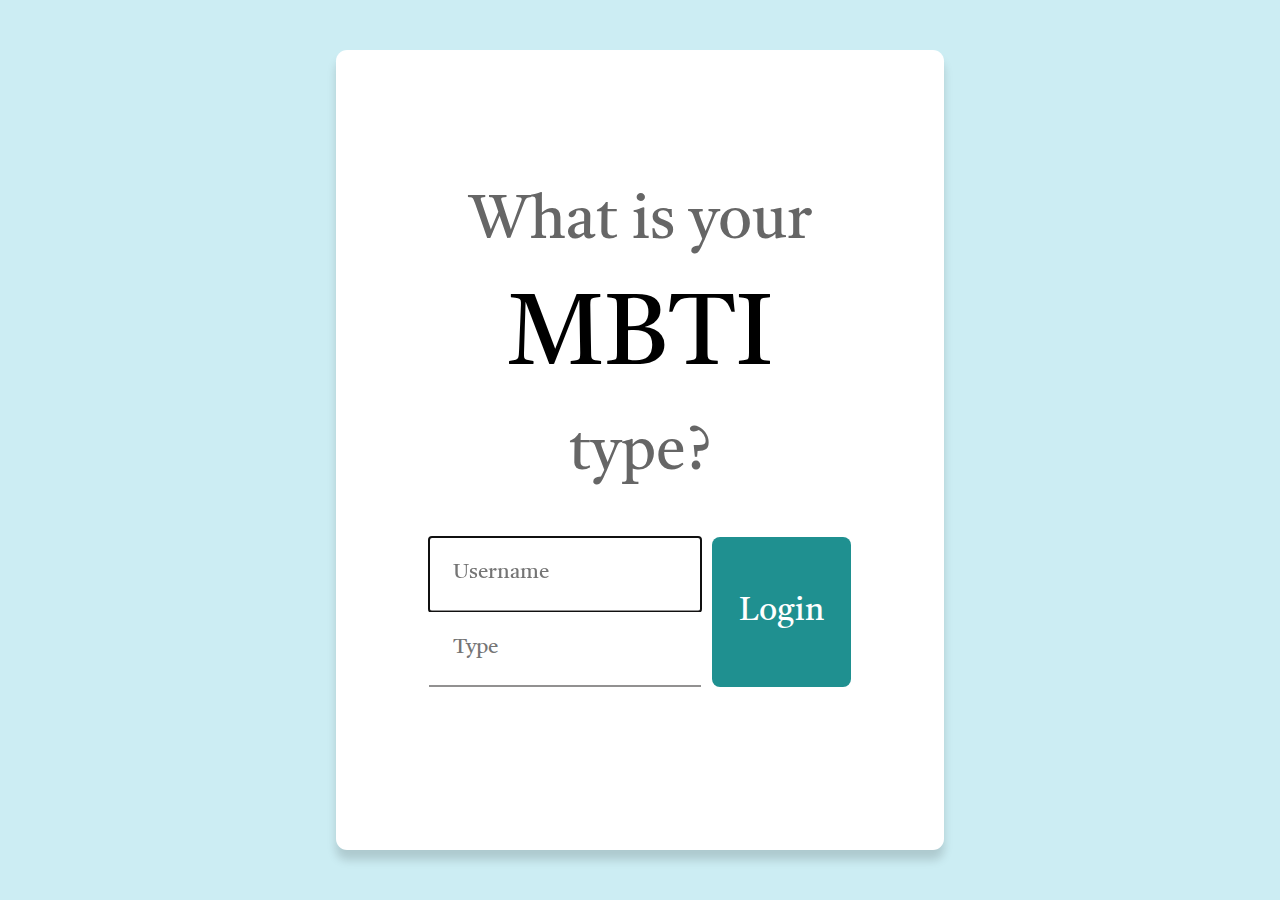
<file: index.html>
<!DOCTYPE html>
<html>
<head>
    <meta charset="UTF-8">
    <title>Login</title>
    <link rel = "stylesheet" href="login.css" type="text/css">
    <link rel="preconnect" href="https://fonts.googleapis.com">
    <link rel="preconnect" href="https://fonts.gstatic.com" crossorigin>
    <link href="https://fonts.googleapis.com/css2?family=Tiro+Tamil&display=swap" rel="stylesheet">
</head>
<body>
    <div class="center">
        <div class="logo"><div class="title">What is your<div class="mbti">MBTI</div>type?</div></div>
        <form method="get" action="type.html">
            <div class="allbutt">
                <div class = "idpwd">
                    <input type="text" name="id" placeholder="Username" maxlength="15" required autofocus="">
                    <input type="text" size="4" list="mbtitype" placeholder="Type">
                    <datalist id="mbtitype">
                        <option value = "ENFJ">
                        <option value = "ENFP">
                        <option value = "ENTJ">
                        <option value = "ENTP">
                        <option value = "ESFJ">
                        <option value = "ESFP">
                        <option value = "ESTJ">
                        <option value = "ESTP">
                        <option value = "INFJ">
                        <option value = "INFP">
                        <option value = "INTJ">
                        <option value = "INTP">
                        <option value = "ISFJ">
                        <option value = "ISFP">
                        <option value = "ISTJ">
                        <option value = "ISTP">
                    </datalist>
                </div>
                    <button class ="submitB"type="submit">Login</button>
            </div>
        </form>
    </div>
</body>
</html>
</file>
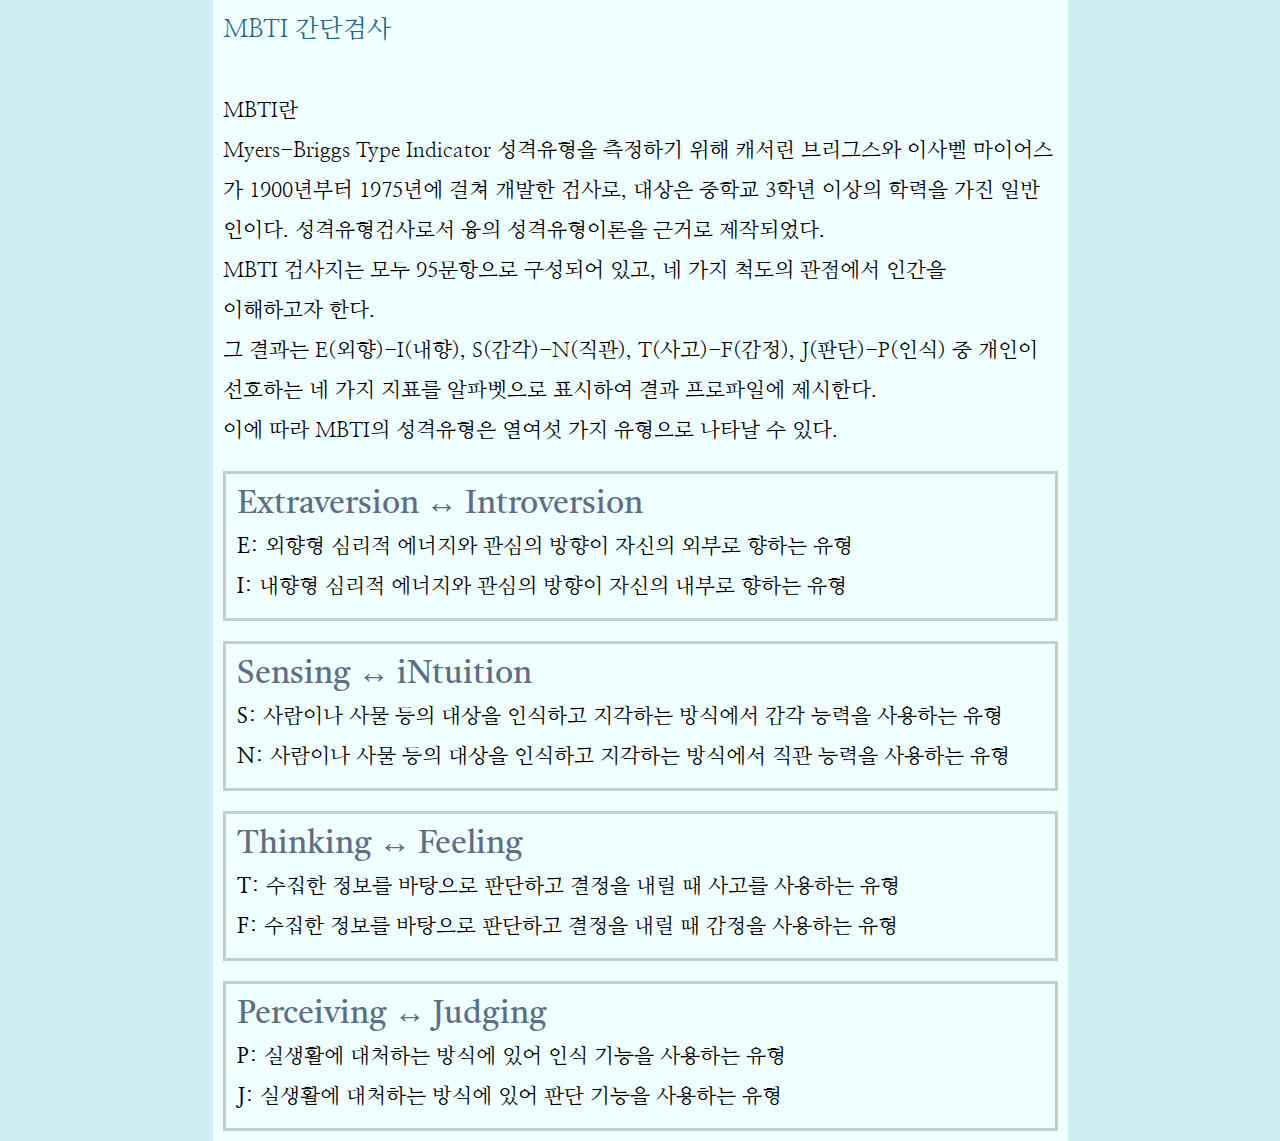
<file: category1.html>
<!DOCTYPE html>
<html>
<head>
    <meta charset="UTF-8">
    <title>mbti란?</title>
    <link rel = "stylesheet" href="typestyle.css" type="text/css">
    <link rel="preconnect" href="https://fonts.googleapis.com">
    <link rel="preconnect" href="https://fonts.gstatic.com" crossorigin>
    <link href="https://fonts.googleapis.com/css2?family=Tiro+Tamil&display=swap" rel="stylesheet">
    <link href="https://fonts.googleapis.com/css2?family=Nanum+Myeongjo:wght@800&display=swap" rel="stylesheet">
</head>
<body>
    <div class="big_box">
        <a  class = "test" href="https://www.16personalities.com/ko/" target="_blank">MBTI 간단검사</a><br><br>
        <p class = "t">MBTI란</p>
        <p>Myers-Briggs Type Indicator
            성격유형을 측정하기 위해 캐서린 브리그스와 이사벨 마이어스가 1900년부터 1975년에 걸쳐 개발한 검사로, 대상은 중학교 3학년 이상의 학력을 가진 일반인이다.
            성격유형검사로서 융의 성격유형이론을 근거로 제작되었다.
            <br>MBTI 검사지는 모두 95문항으로 구성되어 있고, 네 가지 척도의 관점에서 인간을<br>이해하고자 한다.<br> 그 결과는 E(외향)-I(내향), S(감각)-N(직관), T(사고)-F(감정), J(판단)-P(인식) 중 개인이 선호하는 네 가지 지표를 알파벳으로 표시하여 결과 프로파일에 제시한다.
            <br>이에 따라 MBTI의 성격유형은 열여섯 가지 유형으로 나타날 수 있다.
        </p>
        <p class = "small_box"><span class = "typename">Extraversion ↔ Introversion</span><br>
            <strong>E</strong>: 외향형 심리적 에너지와 관심의 방향이 자신의 외부로 향하는 유형<br>
            <strong>I</strong>: 내향형 심리적 에너지와 관심의 방향이 자신의 내부로 향하는 유형
        </p>
        <p class = "small_box"><span class = "typename">Sensing ↔ iNtuition</span><br>
            <strong>S</strong>: 사람이나 사물 등의 대상을 인식하고 지각하는 방식에서 감각 능력을 사용하는 유형<br>
            <strong>N</strong>: 사람이나 사물 등의 대상을 인식하고 지각하는 방식에서 직관 능력을 사용하는 유형
        </p>
        <p class = "small_box"><span class = "typename">Thinking ↔ Feeling</span><br>
            <strong>T</strong>: 수집한 정보를 바탕으로 판단하고 결정을 내릴 때 사고를 사용하는 유형<br>
            <strong>F</strong>: 수집한 정보를 바탕으로 판단하고 결정을 내릴 때 감정을 사용하는 유형
        </p>
        <p class = "small_box"><span class = "typename">Perceiving ↔ Judging</span><br>
            <strong>P</strong>: 실생활에 대처하는 방식에 있어 인식 기능을 사용하는 유형<br>
            <strong>J</strong>: 실생활에 대처하는 방식에 있어 판단 기능을 사용하는 유형
        </p>
    </div>
</body>
</html>
</file>
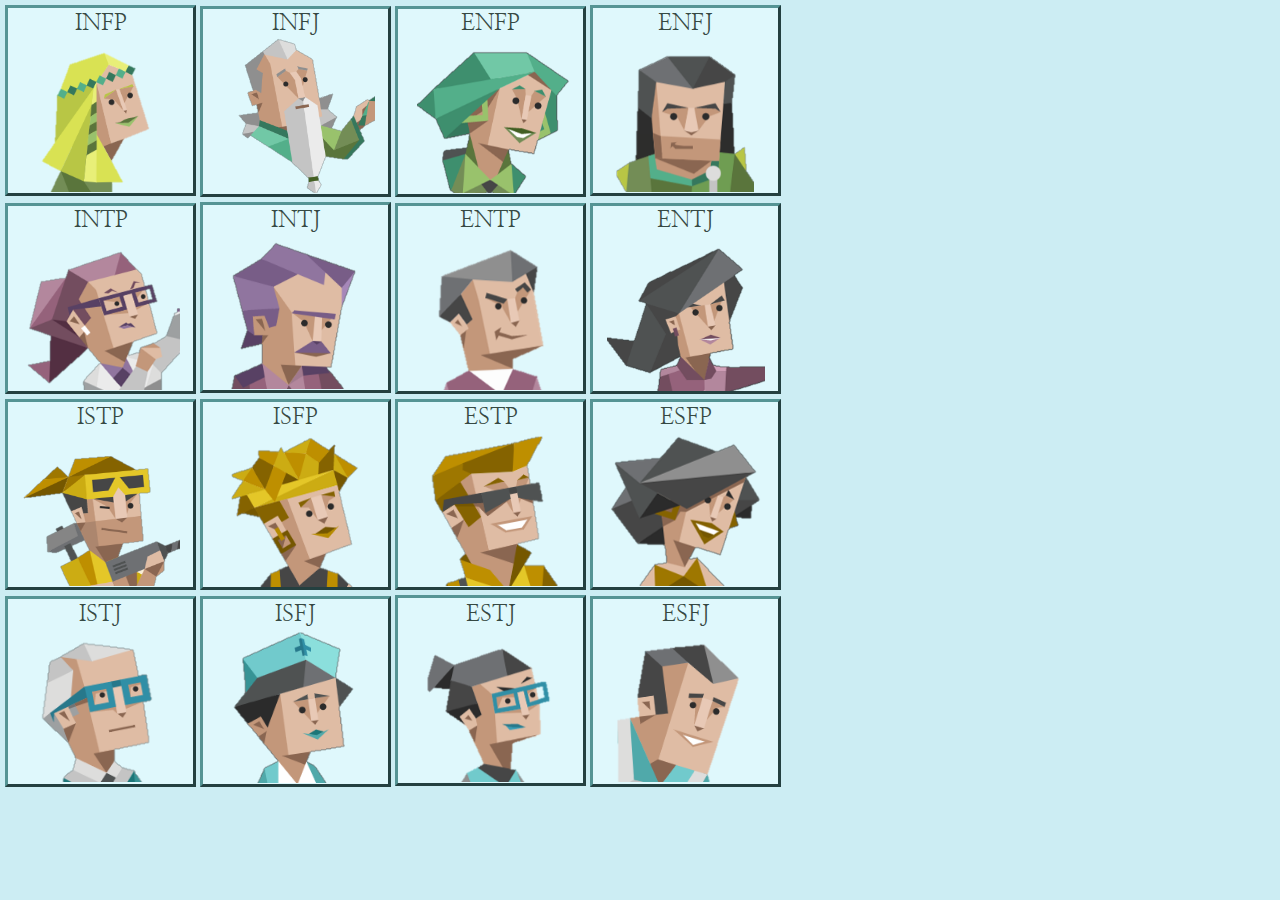
<file: main.html>
<!DOCTYPE html>
<html>
<head>
    <meta charset="UTF-8">
    <title>type</title>
    <link rel = "stylesheet" href="typestyle.css" type="text/css">
    <link rel="preconnect" href="https://fonts.googleapis.com">
    <link rel="preconnect" href="https://fonts.gstatic.com" crossorigin>
    <link href="https://fonts.googleapis.com/css2?family=Nanum+Myeongjo:wght@800&display=swap" rel="stylesheet">    
</head>
<body>
    <div class = "line">
        <div class="box2"><a href = "type/infp.html" ><div class="box">INFP<img src="image/infp3.png" width = "158px"></div></a></div>
        <div class="box2"><a href = "type/infj.html"><div class="box">INFJ<img src="image/infj3.png" width = "158px"></div></a></div>
        <div class="box2"><a href = "type/enfp.html"><div class="box">ENFP<img src="image/enfp3.png" width = "158px"></div></a></div>
        <div class="box2"><a href = "type/enfj.html"><div class="box">ENFJ<img src="image/enfj3.png" width = "158px"></div></a></div>
    </div>
    <div class = "line">
        <div class="box2"><a href = "type/intp.html"><div class="box">INTP<img src="image/intp3.png" width = "158px"></div></a></div>
        <div class="box2"><a href = "type/intj.html"><div class="box">INTJ<img src="image/intj3.png" width = "158px"></div></a></div>
        <div class="box2"><a href = "type/entp.html"><div class="box">ENTP<img src="image/entp3.png" width = "158px"></div></a></div>
        <div class="box2"><a href = "type/entj.html"><div class="box">ENTJ<img src="image/entj3.png" width = "158px"></div></a></div>
    </div>
    <div class = "line">
        <div class="box2"><a href = "type/istp.html"><div class="box">ISTP<img src="image/istp3.png" width = "158px"></div></a></div>
        <div class="box2"><a href = "type/isfp.html"><div class="box">ISFP<img src="image/isfp3.png" width = "158px"></div></a></div>
        <div class="box2"><a href = "type/estp.html"><div class="box">ESTP<img src="image/estp3.png" width = "158px"></div></a></div>
        <div class="box2"><a href = "type/esfp.html"><div class="box">ESFP<img src="image/esfp3.png" width = "158px"></div></a></div>
    </div>
    <div class = "line">
        <div class="box2"><a href = "type/istj.html"><div class="box">ISTJ<img src="image/istj3.png" width = "158px"></div></a></div>
        <div class="box2"><a href = "type/isfj.html"><div class="box">ISFJ<img src="image/isfj3.png" width = "158px"></div></a></div>
        <div class="box2"><a href = "type/estj.html"><div class="box">ESTJ<img src="image/estj3.png" width = "158px"></div></a></div>
        <div class="box2"><a href = "type/esfj.html"><div class="box">ESFJ<img src="image/esfj3.png" width = "158px"></div></a></div>
    </div>
    
</body>
</html>
</file>
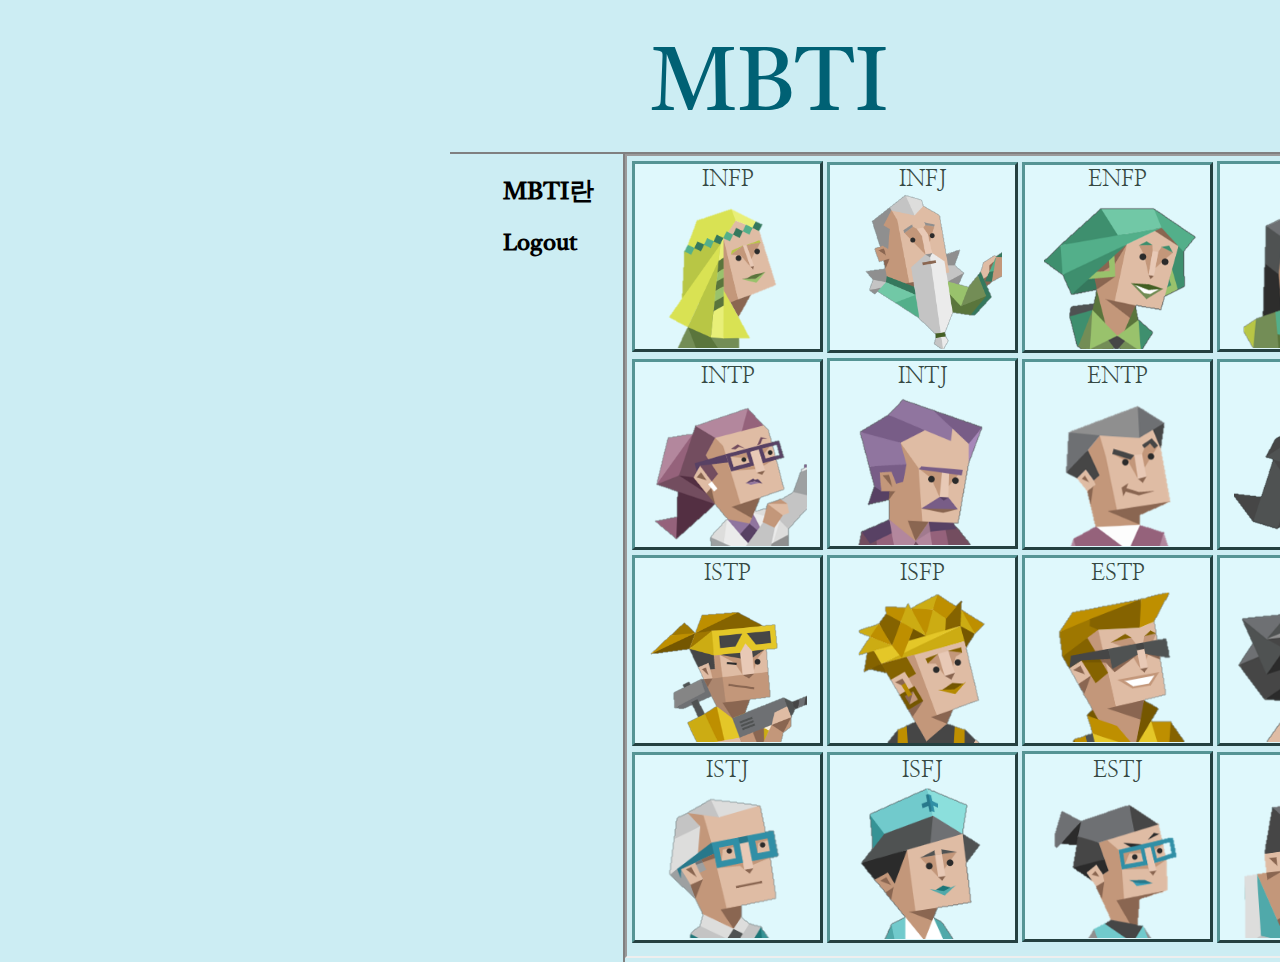
<file: type.html>
<!DOCTYPE html>
<html>
<head>
    <title>main</title>
    <link rel = "stylesheet" href="typestyle0.css" type="text/css">
    <link rel="preconnect" href="https://fonts.googleapis.com">
    <link rel="preconnect" href="https://fonts.gstatic.com" crossorigin>
    <link href="https://fonts.googleapis.com/css2?family=Tiro+Tamil&display=swap" rel="stylesheet">   
</head>
<body>
    <p class = "head"><a class = "header" href = "main.html" target="display_area">MBTI</a></p>
    <div id="grid">
        <ul>
            <li><a href="category1.html" target="display_area">MBTI란</a></li>
            <li><a href="index.html" style="font-size: 23px;">Logout</a></li>
        </ul>
        <article id="center">
            <iframe src = "main.html" name="display_area" width="880px" height="800px"></iframe>
        </article>
    </div>
</body>
</html>
</file>
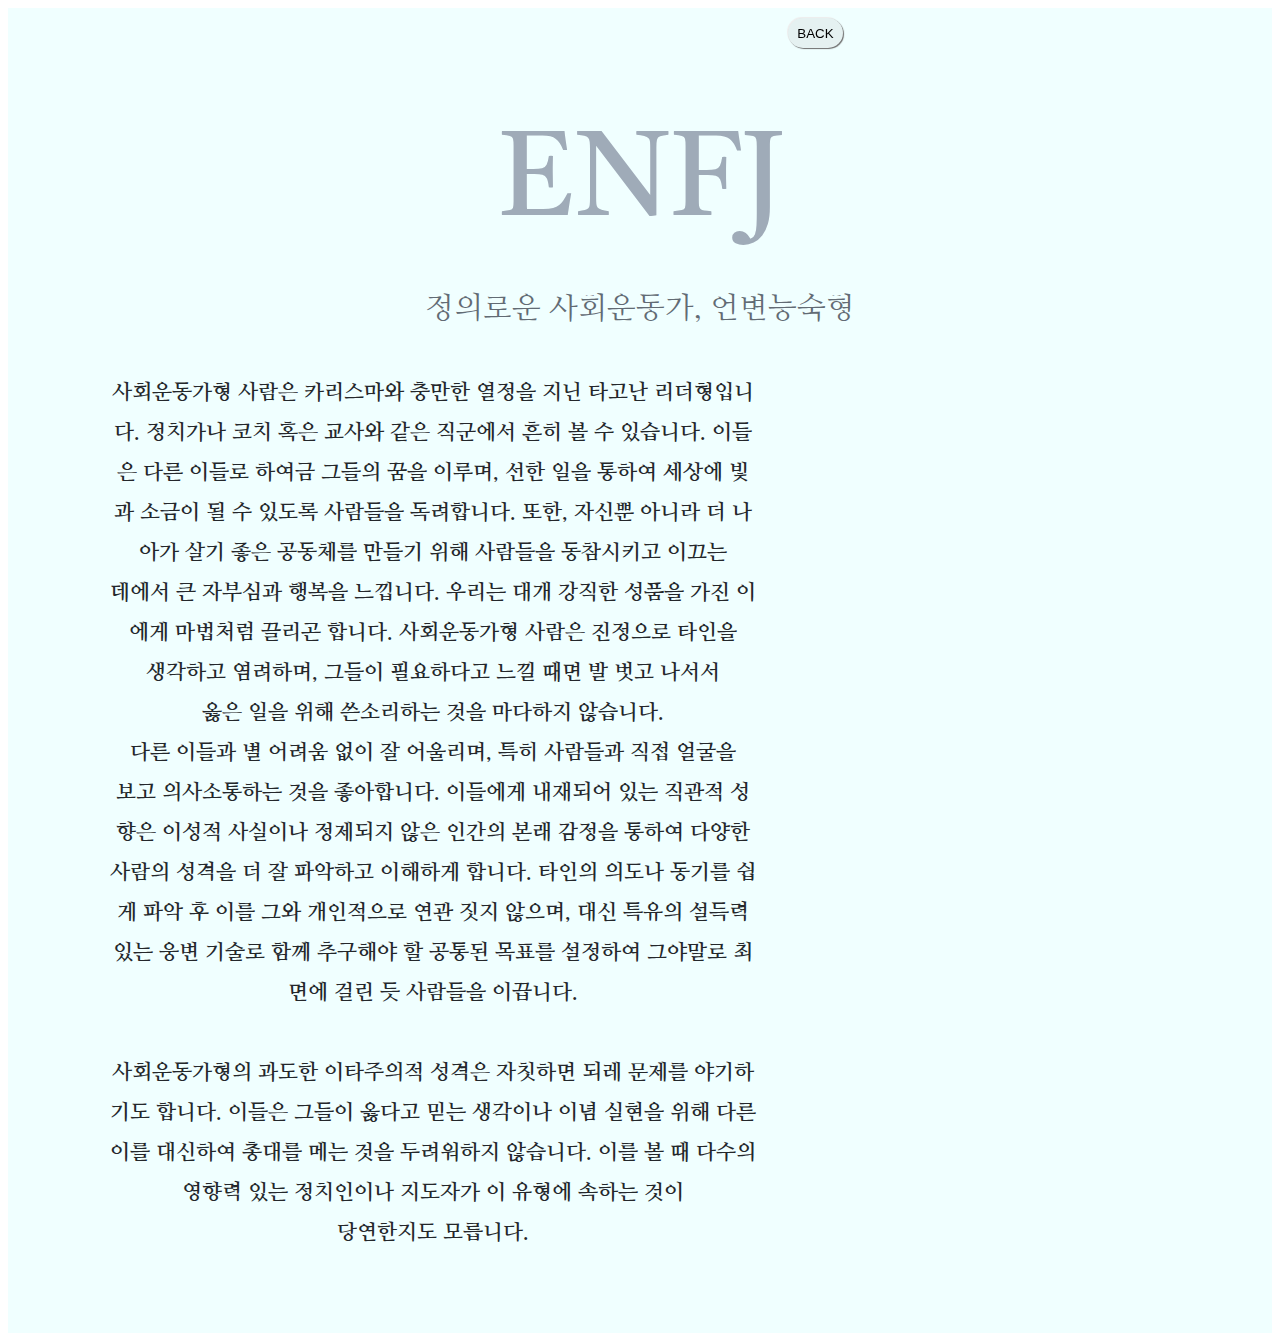
<file: type/enfj.html>
<!DOCTYPE html>
<html>
<head>
    <meta charset="UTF-8">
    <title>infp</title>
    <link rel = "stylesheet" href="type.css" type="text/css">
    <link rel="preconnect" href="https://fonts.googleapis.com">
    <link rel="preconnect" href="https://fonts.gstatic.com" crossorigin>
    <link href="https://fonts.googleapis.com/css2?family=Tiro+Tamil&display=swap" rel="stylesheet">
    <link href="https://fonts.googleapis.com/css2?family=Nanum+Myeongjo:wght@800&display=swap" rel="stylesheet">
</head>
<body>
    <div class="big_box">
        <input class = "back" type="button" value="BACK" onClick="history.go(-1)">
        <div class="type">ENFJ</div>
        <div class = "ko_type">정의로운 사회운동가, 언변능숙형</div>
        <div class = "ko_type2">
            사회운동가형 사람은 카리스마와 충만한 열정을 지닌 타고난 리더형입니다. 정치가나 코치 혹은 교사와 같은 직군에서 흔히 볼 수 있습니다. 이들은 다른 이들로 하여금 그들의 꿈을 이루며, 선한 일을 통하여 세상에 빛과 소금이 될 수 있도록 사람들을 독려합니다. 또한, 자신뿐 아니라 더 나아가 살기 좋은 공동체를 만들기 위해 사람들을 동참시키고 이끄는<br> 데에서 큰 자부심과 행복을 느낍니다.
            우리는 대개 강직한 성품을 가진 이에게 마법처럼 끌리곤 합니다. 사회운동가형 사람은 진정으로 타인을<br>생각하고 염려하며, 그들이 필요하다고 느낄 때면
            발 벗고 나서서<br>옳은 일을 위해 쓴소리하는 것을 마다하지 않습니다.<br>다른 이들과 별 어려움 없이 잘 어울리며, 특히 사람들과 직접 얼굴을<br>보고 의사소통하는 것을 좋아합니다.
            이들에게 내재되어 있는 직관적 성향은 이성적 사실이나 정제되지 않은 인간의 본래 감정을 통하여 다양한 사람의 성격을 더 잘 파악하고 이해하게 합니다. 타인의 의도나 동기를 쉽게 파악 후 이를 그와 개인적으로 연관 짓지 않으며, 대신 특유의 설득력
            있는 웅변 기술로 함께 추구해야 할 공통된 목표를 설정하여 그야말로 최면에 걸린 듯 사람들을 이끕니다.<br><br>
            사회운동가형의 과도한 이타주의적 성격은 자칫하면 되레 문제를 야기하기도 합니다. 이들은 그들이 옳다고 믿는 생각이나 이념 실현을 위해 다른 이를 대신하여 총대를 메는 것을 두려워하지 않습니다. 이를 볼 때 다수의 영향력 있는 정치인이나 
            지도자가 이 유형에 속하는 것이<br>당연한지도 모릅니다.<br><br><br>
        </div>
    </div> 
</body>
</html>
</file>
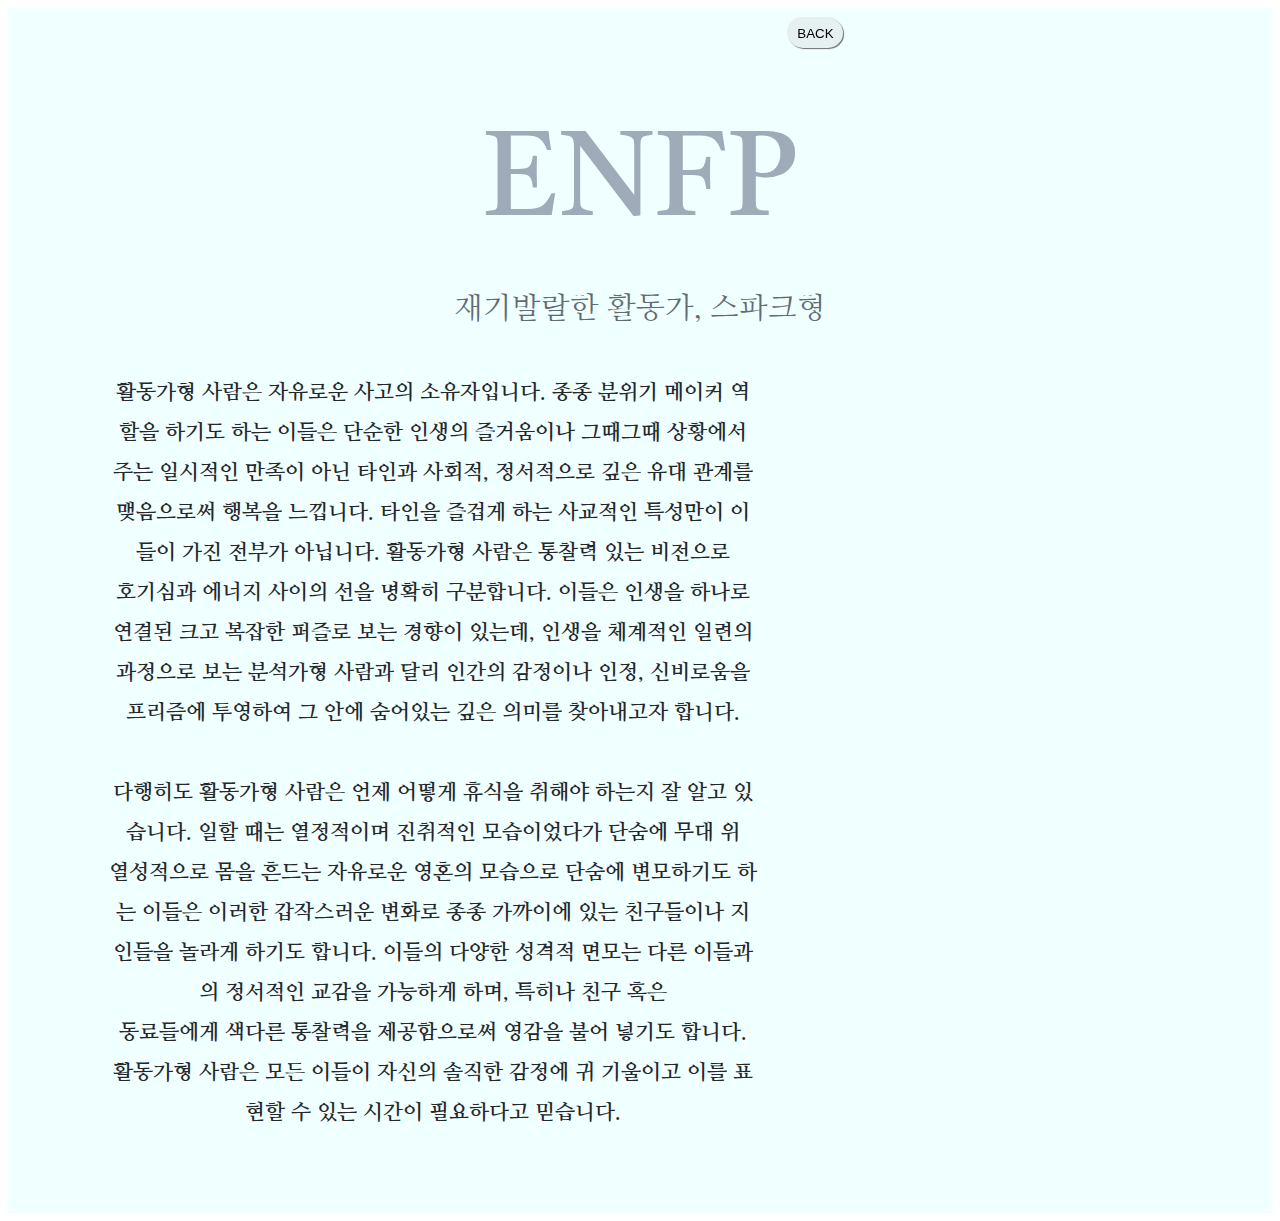
<file: type/enfp.html>
<!DOCTYPE html>
<html>
<head>
    <meta charset="UTF-8">
    <title>infp</title>
    <link rel = "stylesheet" href="type.css" type="text/css">
    <link rel="preconnect" href="https://fonts.googleapis.com">
    <link rel="preconnect" href="https://fonts.gstatic.com" crossorigin>
    <link href="https://fonts.googleapis.com/css2?family=Nanum+Myeongjo:wght@800&display=swap" rel="stylesheet">
    <link href="https://fonts.googleapis.com/css2?family=Tiro+Tamil&display=swap" rel="stylesheet">
</head>
<body>
    <div class="big_box">
        <input class = "back" type="button" value="BACK" onClick="history.go(-1)">
        <div class="type">ENFP</div>
        <div class = "ko_type">재기발랄한 활동가, 스파크형</div>
        <div class = "ko_type2">
            활동가형 사람은 자유로운 사고의 소유자입니다. 종종 분위기 메이커 역할을 하기도 하는 이들은 단순한 인생의 즐거움이나 그때그때 상황에서 주는 일시적인 만족이 아닌 타인과 사회적, 정서적으로 깊은 유대 관계를 맺음으로써 행복을 느낍니다.
            타인을 즐겁게 하는 사교적인 특성만이 이들이 가진 전부가 아닙니다. 활동가형 사람은 통찰력 있는 비전으로<br>호기심과 
            에너지 사이의 선을 명확히 구분합니다. 이들은 인생을 하나로 연결된 크고 복잡한 퍼즐로 보는 경향이 있는데, 인생을 체계적인 일련의 과정으로 보는 분석가형 사람과 달리 
            인간의 감정이나 인정, 신비로움을 프리즘에 투영하여 그 안에 숨어있는 깊은 의미를 찾아내고자 합니다.<br><br>
            다행히도 활동가형 사람은 언제 어떻게 휴식을 취해야 하는지 잘 알고 있습니다. 일할 때는 열정적이며 진취적인 모습이었다가 단숨에 무대 위<br>열성적으로 몸을 흔드는
            자유로운 영혼의 모습으로 단숨에 변모하기도 하는 이들은 이러한 갑작스러운 변화로 종종 가까이에 있는 친구들이나 지인들을 놀라게 하기도 합니다. 이들의 다양한 성격적 면모는 다른 이들과의 정서적인 교감을 가능하게 하며, 특히나 친구 혹은<br>
            동료들에게 색다른 통찰력을 제공함으로써 영감을 불어 넣기도 합니다. 활동가형 사람은 모든 이들이 자신의 솔직한 감정에 
            귀 기울이고 이를 표현할 수 있는 시간이 필요하다고 믿습니다.<br><br><br>
        </div>
    </div> 
</body>
</html>
</file>
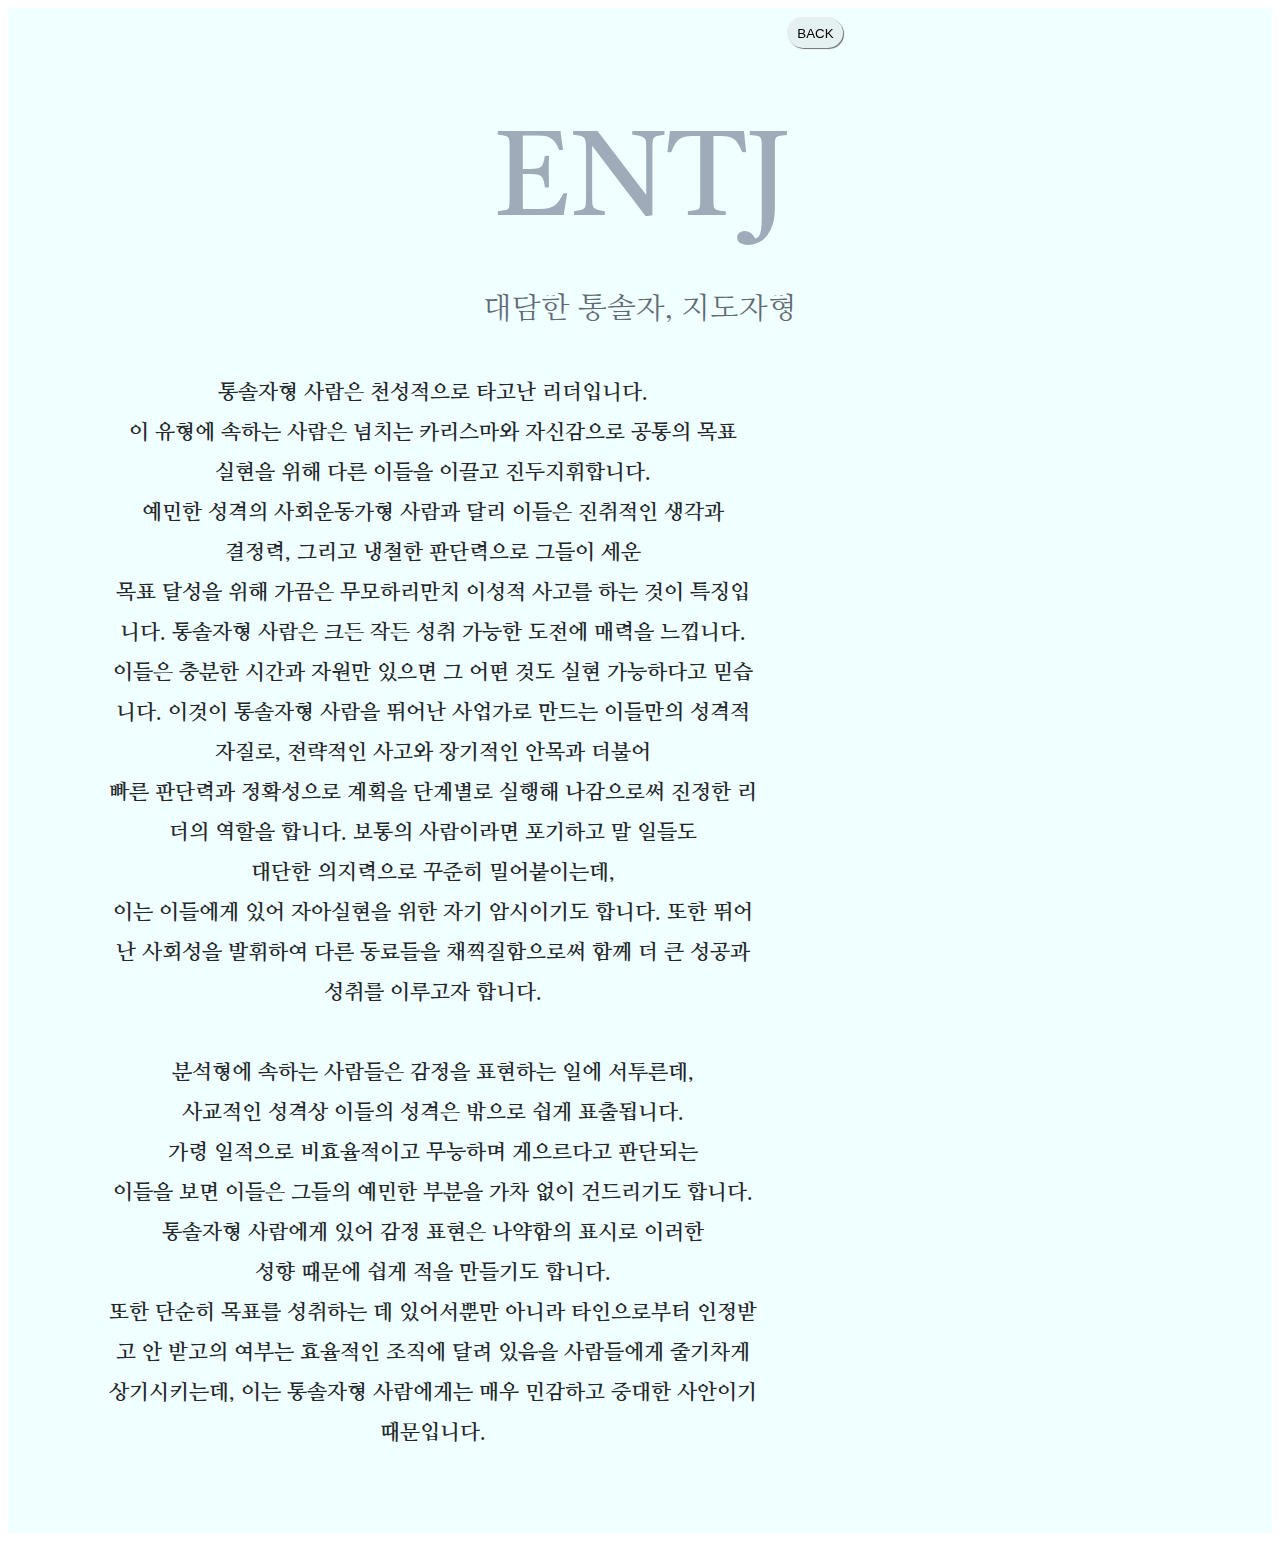
<file: type/entj.html>
<!DOCTYPE html>
<html>
<head>
    <meta charset="UTF-8">
    <title>infp</title>
    <link rel = "stylesheet" href="type.css" type="text/css">
    <link rel="preconnect" href="https://fonts.googleapis.com">
    <link rel="preconnect" href="https://fonts.gstatic.com" crossorigin>
    <link href="https://fonts.googleapis.com/css2?family=Nanum+Myeongjo:wght@800&display=swap" rel="stylesheet">
    <link href="https://fonts.googleapis.com/css2?family=Tiro+Tamil&display=swap" rel="stylesheet">
</head>
<body>
    <div class="big_box">
        <input class = "back" type="button" value="BACK" onClick="history.go(-1)">
        <div class="type">ENTJ</div>
        <div class = "ko_type">대담한 통솔자, 지도자형</div>
        <div class= "ko_type2">
            통솔자형 사람은 천성적으로 타고난 리더입니다.<br>
            이 유형에 속하는 사람은 넘치는 카리스마와 자신감으로 공통의 목표<br>실현을 위해 다른 이들을 이끌고 진두지휘합니다.<br>
            예민한 성격의 사회운동가형 사람과 달리 이들은 진취적인 생각과<br>결정력,
            그리고 냉철한 판단력으로 그들이 세운<br>
            목표 달성을 위해 가끔은 무모하리만치 이성적 사고를 하는 것이 특징입니다.
            통솔자형 사람은 크든 작든 성취 가능한 도전에 매력을 느낍니다.
            이들은 충분한 시간과 자원만 있으면 그 어떤 것도 실현 가능하다고 믿습니다.
            이것이 통솔자형 사람을 뛰어난 사업가로 만드는 이들만의 성격적 자질로, 전략적인 사고와 장기적인 안목과 더불어<br>
            빠른 판단력과 정확성으로 계획을 단계별로 실행해 나감으로써 진정한 리더의 역할을 합니다. 보통의 사람이라면 포기하고 말 일들도<br>대단한 의지력으로 꾸준히 밀어붙이는데,<br>
            이는 이들에게 있어 자아실현을 위한 자기 암시이기도 합니다. 또한 뛰어난 사회성을 발휘하여 다른 동료들을 채찍질함으로써 함께 더 큰 성공과 성취를 이루고자 합니다.<br><br>
            분석형에 속하는 사람들은 감정을 표현하는 일에 서투른데,<br>
            사교적인 성격상 이들의 성격은 밖으로 쉽게 표출됩니다.<br>
            가령 일적으로 비효율적이고 무능하며 게으르다고 판단되는<br>
            이들을 보면 이들은 그들의 예민한 부분을 가차 없이 건드리기도 합니다. 통솔자형 사람에게 있어 감정 표현은 나약함의 표시로 이러한<br>성향 때문에 쉽게 적을 만들기도 합니다.<br>
            또한 단순히 목표를 성취하는 데 있어서뿐만 아니라 타인으로부터 인정받고 안 받고의 여부는 효율적인 조직에 달려 있음을 사람들에게 줄기차게 상기시키는데, 이는 통솔자형 사람에게는 매우 민감하고 중대한 사안이기 때문입니다.<br><br><br>
        </div>
    </div> 
</body>
</html>
</file>
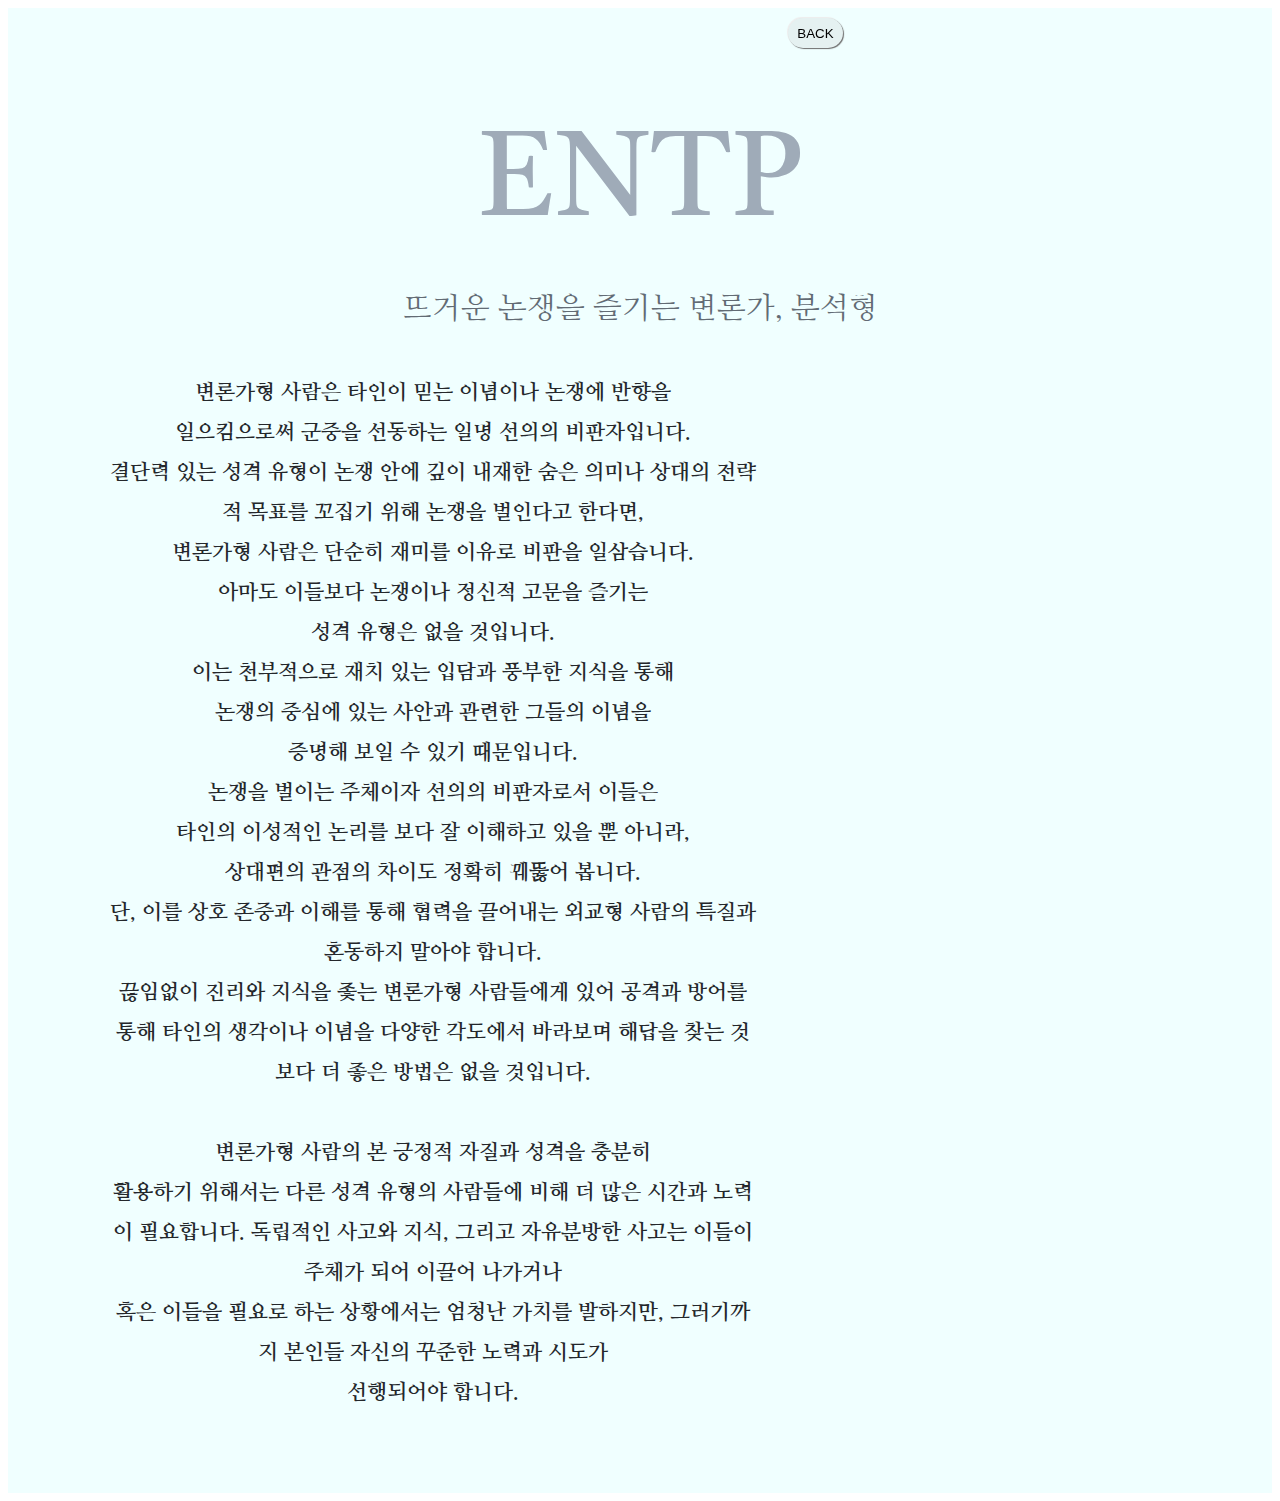
<file: type/entp.html>
<!DOCTYPE html>
<html>
<head>
    <meta charset="UTF-8">
    <title>infp</title>
    <link rel = "stylesheet" href="type.css" type="text/css">
    <link rel="preconnect" href="https://fonts.googleapis.com">
    <link rel="preconnect" href="https://fonts.gstatic.com" crossorigin>
    <link href="https://fonts.googleapis.com/css2?family=Nanum+Myeongjo:wght@800&display=swap" rel="stylesheet">
    <link href="https://fonts.googleapis.com/css2?family=Tiro+Tamil&display=swap" rel="stylesheet">
</head>
<body>
    <div class="big_box">
        <input class = "back" type="button" value="BACK" onClick="history.go(-1)">
        <div class="type">ENTP</div>
        <div class = "ko_type">뜨거운 논쟁을 즐기는 변론가, 분석형</div>
        <div class = "ko_type2">변론가형 사람은 타인이 믿는 이념이나 논쟁에 반향을<br>
            일으킴으로써 군중을 선동하는 일명 선의의 비판자입니다.<br>
            결단력 있는 성격 유형이 논쟁 안에 깊이 내재한 숨은 의미나
            상대의 전략적 목표를 꼬집기 위해 논쟁을 벌인다고 한다면,<br>
            변론가형 사람은 단순히 재미를 이유로 비판을 일삼습니다.<br>
            아마도 이들보다 논쟁이나 정신적 고문을 즐기는<br>성격 유형은 없을 것입니다.<br>
            이는 천부적으로 재치 있는 입담과 풍부한 지식을 통해<br>
            논쟁의 중심에 있는 사안과 관련한 그들의 이념을<br>
            증명해 보일 수 있기 때문입니다.<br>
            논쟁을 벌이는 주체이자 선의의 비판자로서 이들은<br>
            타인의 이성적인 논리를 보다 잘 이해하고 있을 뿐 아니라,<br>
            상대편의 관점의 차이도 정확히 꿰뚫어 봅니다.<br>단, 이를 상호 존중과 이해를 통해 협력을 끌어내는 외교형 사람의 특질과 혼동하지 말아야 합니다.<br>
            끊임없이 진리와 지식을 좇는 변론가형 사람들에게 있어 
            공격과 방어를 통해 타인의 생각이나 이념을 다양한 각도에서 바라보며 해답을 찾는 것보다 더 좋은 방법은 없을 것입니다.
            <br><br>
            변론가형 사람의 본 긍정적 자질과 성격을 충분히<br>
            활용하기 위해서는 다른 성격 유형의 사람들에 비해 더 많은 시간과 노력이 필요합니다.
            독립적인 사고와 지식, 그리고 자유분방한 사고는 이들이 주체가 되어 이끌어 나가거나<br>
            혹은 이들을 필요로 하는 상황에서는 엄청난 가치를 발하지만, 그러기까지 본인들 자신의 꾸준한 노력과 시도가<br>
            선행되어야 합니다.<br><br><br>
        </div>
    </div> 
</body>
</html>
</file>
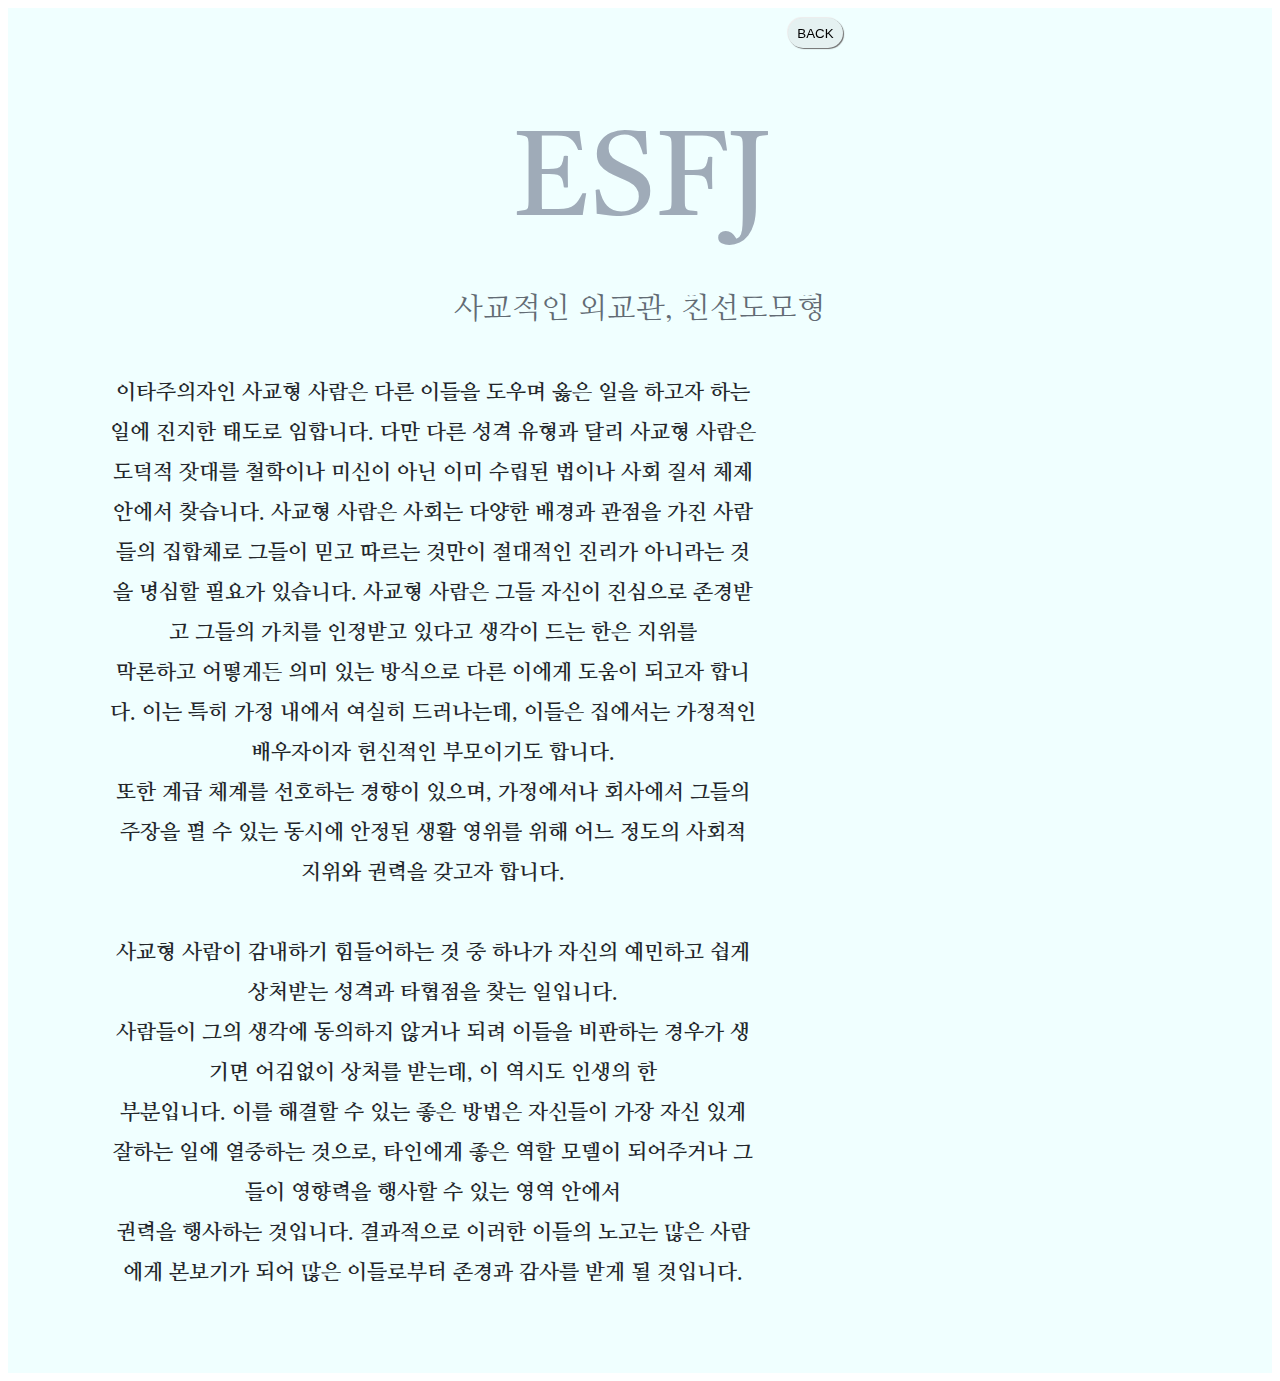
<file: type/esfj.html>
<!DOCTYPE html>
<html>
<head>
    <meta charset="UTF-8">
    <title>infp</title>
    <link rel = "stylesheet" href="type.css" type="text/css">
    <link rel="preconnect" href="https://fonts.googleapis.com">
    <link rel="preconnect" href="https://fonts.gstatic.com" crossorigin>
    <link href="https://fonts.googleapis.com/css2?family=Nanum+Myeongjo:wght@800&display=swap" rel="stylesheet">
    <link href="https://fonts.googleapis.com/css2?family=Tiro+Tamil&display=swap" rel="stylesheet">
</head>
<body>
    <div class="big_box">
        <input class = "back" type="button" value="BACK" onClick="history.go(-1)">
        <div class="type">ESFJ</div>
        <div class = "ko_type">사교적인 외교관, 친선도모형</div>
        <div class = "ko_type2">
            이타주의자인 사교형 사람은 다른 이들을 도우며 옳은 일을 하고자 하는 일에 진지한 태도로 임합니다. 다만 다른 성격 유형과 달리 사교형 사람은 도덕적 잣대를 철학이나 미신이 아닌 이미 수립된 법이나 사회 질서 체제 안에서 찾습니다. 사교형 사람은 사회는 다양한 배경과 관점을 가진 사람들의 집합체로 그들이 믿고 따르는 것만이 절대적인 진리가 아니라는 것을 명심할 필요가 있습니다.
            사교형 사람은 그들 자신이 진심으로 존경받고 그들의 가치를 인정받고 있다고 생각이 드는 한은 지위를<br>막론하고 어떻게든 의미 있는 방식으로 다른 이에게 도움이 되고자 합니다. 이는 특히 가정 내에서 여실히 드러나는데, 이들은 집에서는 가정적인 배우자이자 헌신적인 부모이기도 합니다.<br>또한 계급 체계를 선호하는 경향이 있으며, 가정에서나 회사에서 그들의 주장을 펼 수 있는 동시에 안정된 생활 영위를 위해 어느 정도의 사회적 지위와 권력을 갖고자 합니다.
            <br><br>
            사교형 사람이 감내하기 힘들어하는 것 중 하나가 자신의 예민하고 쉽게 상처받는 성격과 타협점을 찾는 일입니다.<br>
            사람들이 그의 생각에 동의하지 않거나 되려 이들을 비판하는 경우가 생기면 어김없이 상처를 받는데, 이 역시도 인생의 한<br>부분입니다. 이를 해결할 수 있는 좋은 방법은 자신들이 가장 자신 있게 잘하는 일에 열중하는 것으로, 타인에게 좋은 역할 모델이 되어주거나 그들이 영향력을 행사할 수 있는 영역 안에서<br>권력을 행사하는 것입니다. 결과적으로 이러한 이들의 노고는 많은 사람에게 본보기가 되어 많은 이들로부터 존경과 감사를 받게 될 것입니다.<br><br><br>
        </div>
    </div> 
</body>
</html>
</file>
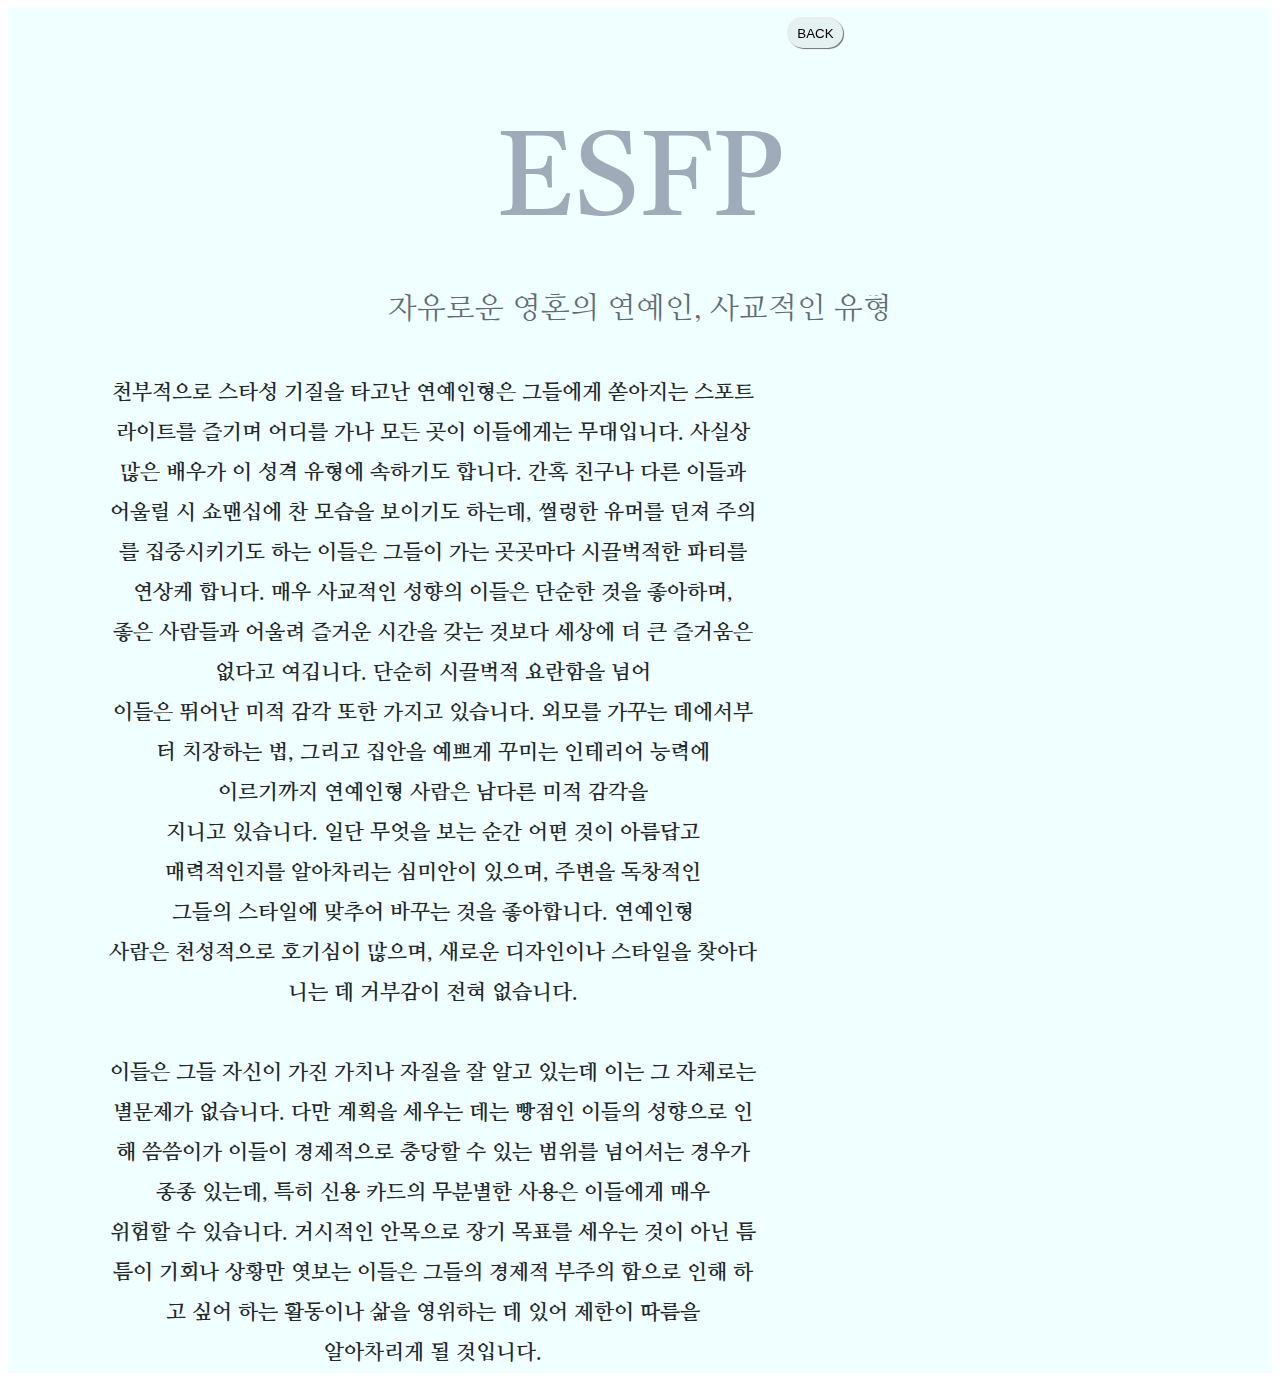
<file: type/esfp.html>
<!DOCTYPE html>
<html>
<head>
    <meta charset="UTF-8">
    <title>infp</title>
    <link rel = "stylesheet" href="type.css" type="text/css">
    <link rel="preconnect" href="https://fonts.googleapis.com">
    <link rel="preconnect" href="https://fonts.gstatic.com" crossorigin>
    <link href="https://fonts.googleapis.com/css2?family=Nanum+Myeongjo:wght@800&display=swap" rel="stylesheet">
    <link href="https://fonts.googleapis.com/css2?family=Tiro+Tamil&display=swap" rel="stylesheet">
</head>
<body>
    <div class="big_box">
        <input class = "back" type="button" value="BACK" onClick="history.go(-1)">
        <div class="type">ESFP</div>
        <div class = "ko_type">자유로운 영혼의 연예인, 사교적인 유형</div>
        <div class = "ko_type2">
            천부적으로 스타성 기질을 타고난 연예인형은 그들에게 쏟아지는 스포트라이트를 즐기며 어디를 가나 모든 곳이 이들에게는 무대입니다. 사실상 많은 배우가 이 성격 유형에 속하기도 합니다. 간혹 친구나 다른 이들과 어울릴 시 쇼맨십에 찬 모습을 보이기도 하는데, 썰렁한 유머를 던져 주의를 집중시키기도 하는 이들은 그들이 가는 곳곳마다 시끌벅적한 파티를 연상케 합니다. 매우 사교적인 성향의 이들은 단순한 것을 좋아하며,<br>좋은 사람들과 어울려 즐거운 시간을 갖는 것보다 세상에 더 큰 즐거움은 없다고 여깁니다.
            단순히 시끌벅적 요란함을 넘어<br>이들은 뛰어난 미적 감각 또한 가지고 있습니다. 외모를 가꾸는 데에서부터 치장하는 법, 그리고 집안을 예쁘게 꾸미는 인테리어 능력에<br>이르기까지 연예인형 사람은 남다른 미적 감각을<br>지니고 있습니다. 일단 무엇을 보는 순간 어떤 것이 아름답고<br>매력적인지를 알아차리는 심미안이 있으며, 주변을 독창적인<br>그들의 스타일에 맞추어 바꾸는 것을 좋아합니다. 연예인형<br>사람은 천성적으로 호기심이 많으며, 새로운 디자인이나 스타일을 찾아다니는 데 거부감이 전혀 없습니다.<br><br>
            이들은 그들 자신이 가진 가치나 자질을 잘 알고 있는데 이는 그 자체로는 별문제가 없습니다. 다만 계획을 세우는 데는 빵점인 이들의 성향으로 인해 씀씀이가 이들이 경제적으로 충당할 수 있는 범위를 넘어서는 경우가 종종 있는데, 특히 신용 카드의 무분별한 사용은 이들에게 매우<br>위험할 수 있습니다. 거시적인 안목으로 장기 목표를 세우는 것이 아닌 틈틈이 기회나 상황만 엿보는 이들은 그들의 경제적 부주의 함으로 인해 하고 싶어 하는 활동이나 삶을 영위하는 데 있어 제한이 따름을<br>알아차리게 될 것입니다.
        </div>
    </div> 
</body>
</html>
</file>
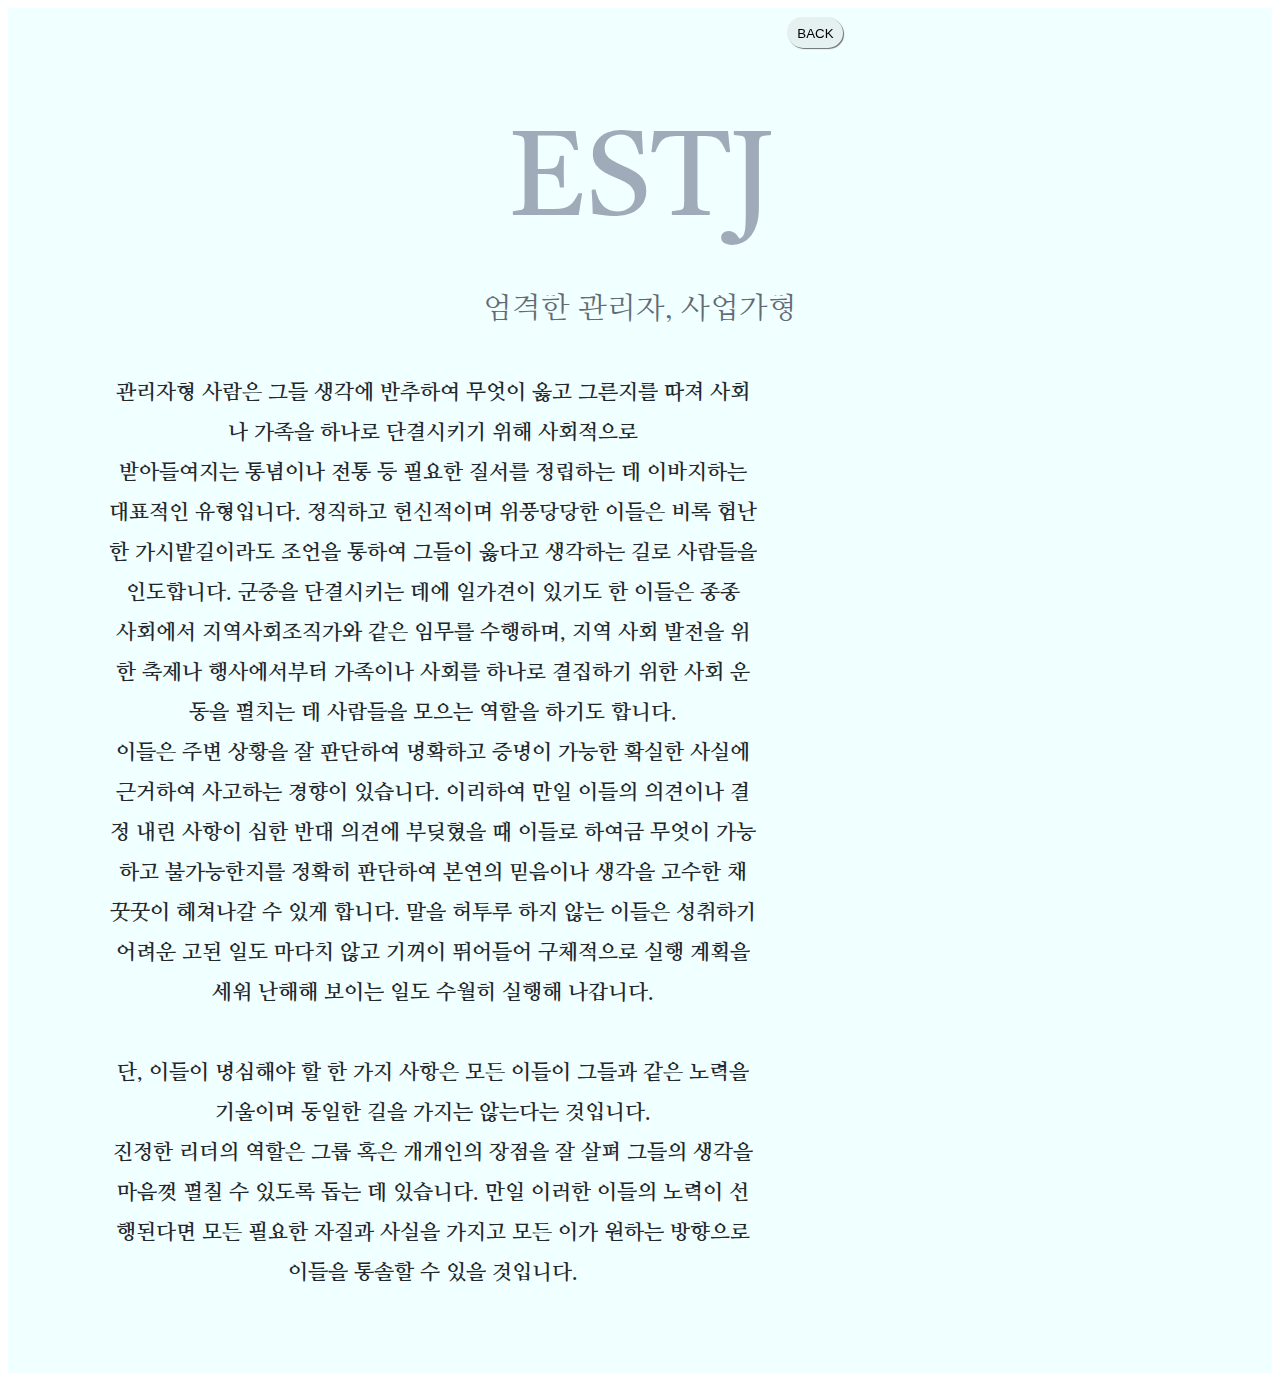
<file: type/estj.html>
<!DOCTYPE html>
<html>
<head>
    <meta charset="UTF-8">
    <title>infp</title>
    <link rel = "stylesheet" href="type.css" type="text/css">
    <link rel="preconnect" href="https://fonts.googleapis.com">
    <link rel="preconnect" href="https://fonts.gstatic.com" crossorigin>
    <link href="https://fonts.googleapis.com/css2?family=Nanum+Myeongjo:wght@800&display=swap" rel="stylesheet">
    <link href="https://fonts.googleapis.com/css2?family=Tiro+Tamil&display=swap" rel="stylesheet">
</head>
<body>
    <div class="big_box">
        <input class = "back" type="button" value="BACK" onClick="history.go(-1)">
        <div class="type">ESTJ</div>
        <div class = "ko_type">엄격한 관리자, 사업가형</div>
        <div class = "ko_type2">
            관리자형 사람은 그들 생각에 반추하여 무엇이 옳고 그른지를 따져 사회나 가족을 하나로 단결시키기 위해 사회적으로<br>받아들여지는 통념이나 전통 등 필요한 질서를 정립하는 데 이바지하는 대표적인 유형입니다. 정직하고 헌신적이며 위풍당당한 이들은 비록 험난한 가시밭길이라도 조언을 통하여 그들이 옳다고 생각하는 길로 사람들을 인도합니다. 군중을 단결시키는 데에 일가견이 있기도 한 이들은 종종<br>사회에서 지역사회조직가와 같은 임무를 수행하며, 지역 사회 발전을 위한 축제나 행사에서부터 가족이나 사회를 하나로 결집하기 위한 사회 운동을 
            펼치는 데 사람들을 모으는 역할을 하기도 합니다.
            <br>이들은 주변 상황을 잘 판단하여 명확하고 증명이 가능한 확실한 사실에 근거하여 사고하는 경향이 있습니다. 이리하여 만일 이들의 의견이나 결정 내린 사항이 심한 반대 의견에 부딪혔을 때 이들로 하여금 무엇이 가능하고 불가능한지를 정확히 판단하여 본연의 믿음이나 생각을 고수한 채 꿋꿋이 헤쳐나갈 수 있게 합니다. 말을 허투루 하지 않는 이들은 성취하기 어려운 고된 일도 마다치 않고 기꺼이 뛰어들어 구체적으로 실행 계획을 세워 난해해 보이는 일도 수월히 실행해 나갑니다.<br><br>
            단, 이들이 명심해야 할 한 가지 사항은 모든 이들이 그들과 같은 노력을 기울이며 동일한 길을 가지는 않는다는 것입니다.<br>진정한 리더의 역할은 그룹 혹은 개개인의 장점을 잘 살펴 그들의 생각을 마음껏 펼칠 수 있도록 돕는 데 있습니다. 만일 이러한 이들의 노력이 선행된다면 모든 필요한 자질과 사실을 가지고 모든 이가 원하는 방향으로 이들을 통솔할 수 있을 것입니다.<br><br><br>
        </div>
    </div> 
</body>
</html>
</file>
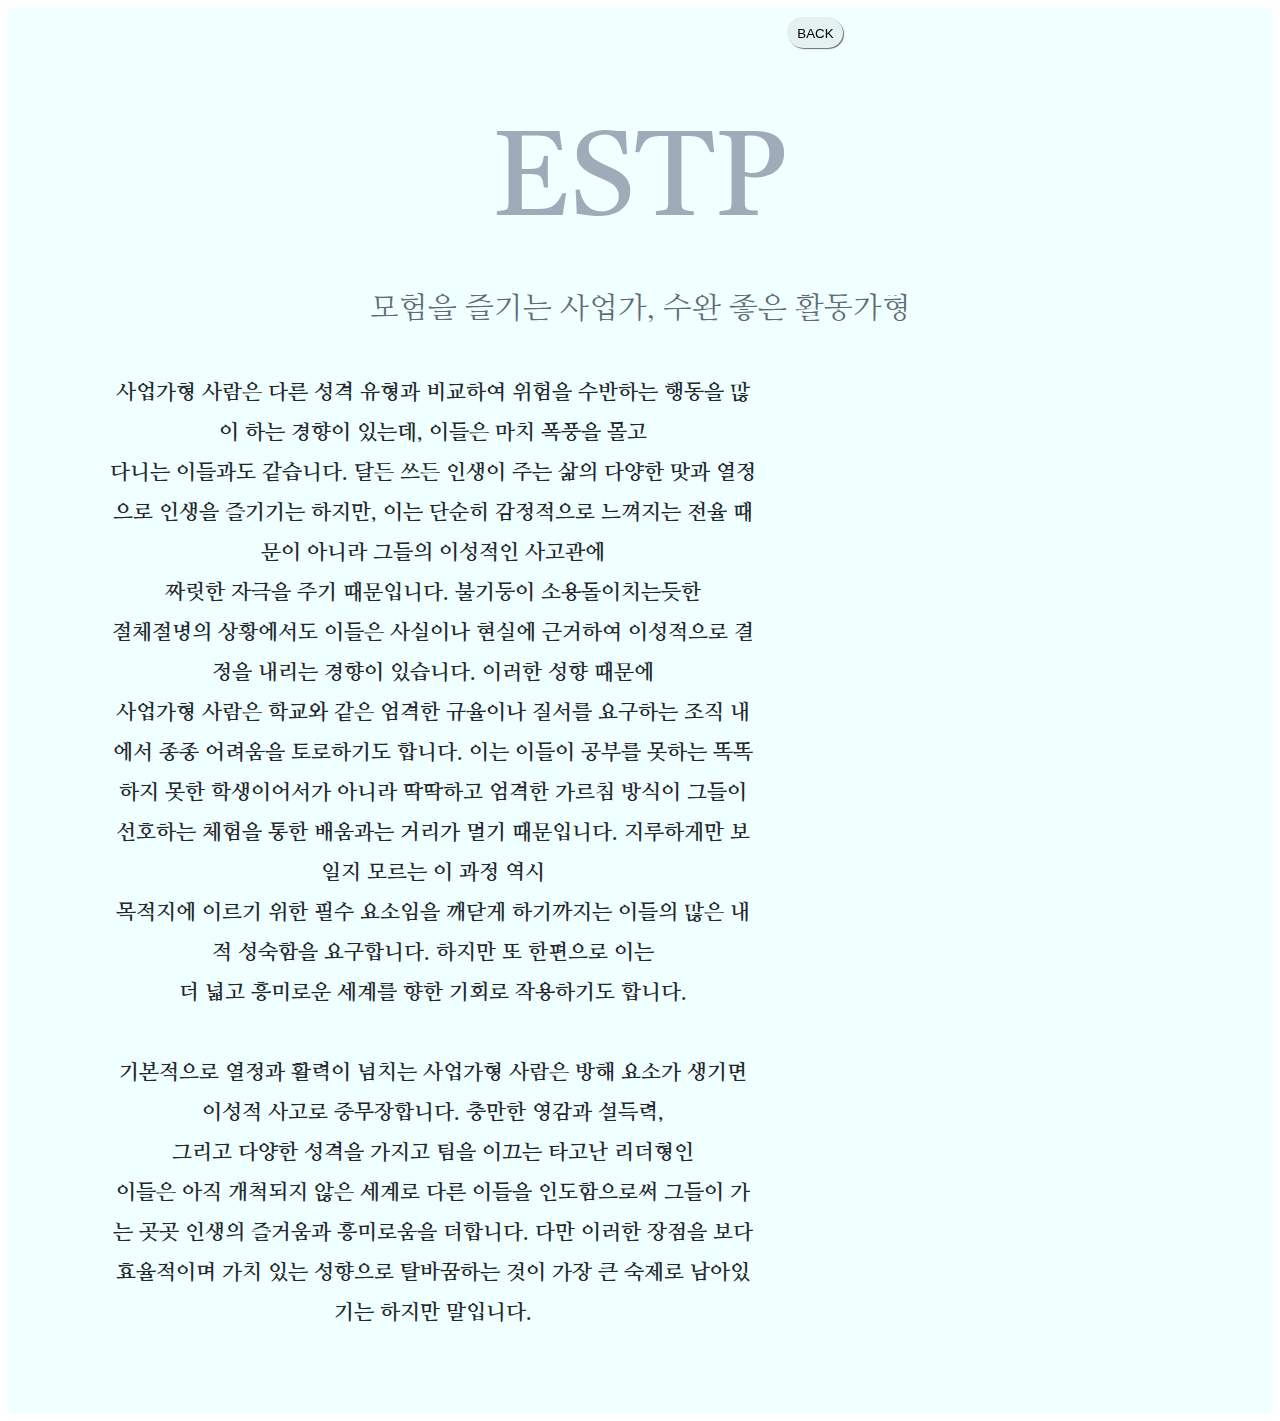
<file: type/estp.html>
<!DOCTYPE html>
<html>
<head>
    <meta charset="UTF-8">
    <title>infp</title>
    <link rel = "stylesheet" href="type.css" type="text/css">
    <link rel="preconnect" href="https://fonts.googleapis.com">
    <link rel="preconnect" href="https://fonts.gstatic.com" crossorigin>
    <link href="https://fonts.googleapis.com/css2?family=Nanum+Myeongjo:wght@800&display=swap" rel="stylesheet">
    <link href="https://fonts.googleapis.com/css2?family=Tiro+Tamil&display=swap" rel="stylesheet">
</head>
<body>
    <div class="big_box">
        <input class = "back" type="button" value="BACK" onClick="history.go(-1)">
        <div class="type">ESTP</div>
        <div class = "ko_type">모험을 즐기는 사업가, 수완 좋은 활동가형</div>
        <div class = "ko_type2">
            사업가형 사람은 다른 성격 유형과 비교하여 위험을 수반하는 행동을 많이 하는 경향이 있는데, 이들은 마치 폭풍을 몰고<br>
            다니는 이들과도 같습니다. 달든 쓰든 인생이 주는 삶의 다양한 맛과 열정으로 인생을 즐기기는 하지만, 이는 단순히 감정적으로 느껴지는 전율 때문이 아니라 그들의 이성적인 사고관에<br>
            짜릿한 자극을 주기 때문입니다. 불기둥이 소용돌이치는듯한<br>절체절명의 상황에서도 이들은 사실이나 현실에 근거하여 이성적으로 결정을 내리는 경향이 있습니다.
            이러한 성향 때문에<br>사업가형 사람은 학교와 같은 엄격한 규율이나 질서를 요구하는 조직 내에서 종종 어려움을 토로하기도 합니다. 이는 이들이 공부를 못하는 똑똑하지 못한 학생이어서가 아니라 딱딱하고 엄격한 가르침 방식이 그들이 선호하는 체험을 통한 배움과는 거리가 멀기 때문입니다. 지루하게만 보일지 모르는 이 과정 역시<br>목적지에 이르기 위한 필수 요소임을 깨닫게 하기까지는 이들의 많은 내적 성숙함을 요구합니다. 하지만 또 한편으로 이는<br>더 넓고 흥미로운 세계를 향한 기회로 작용하기도 합니다.<br><br>
            기본적으로 열정과 활력이 넘치는 사업가형 사람은 방해 요소가 생기면 이성적 사고로 중무장합니다. 충만한 영감과 설득력,<br>그리고 다양한 성격을 가지고 팀을 이끄는 타고난 리더형인<br>이들은 아직 개척되지 않은 세계로 다른 이들을 인도함으로써 그들이 가는 곳곳 인생의 즐거움과 흥미로움을 더합니다. 다만 이러한 장점을 보다 효율적이며 가치 있는 성향으로 탈바꿈하는 것이 가장 큰 숙제로 남아있기는 하지만 말입니다.<br><br><br>
        </div>
    </div> 
</body>
</html>
</file>
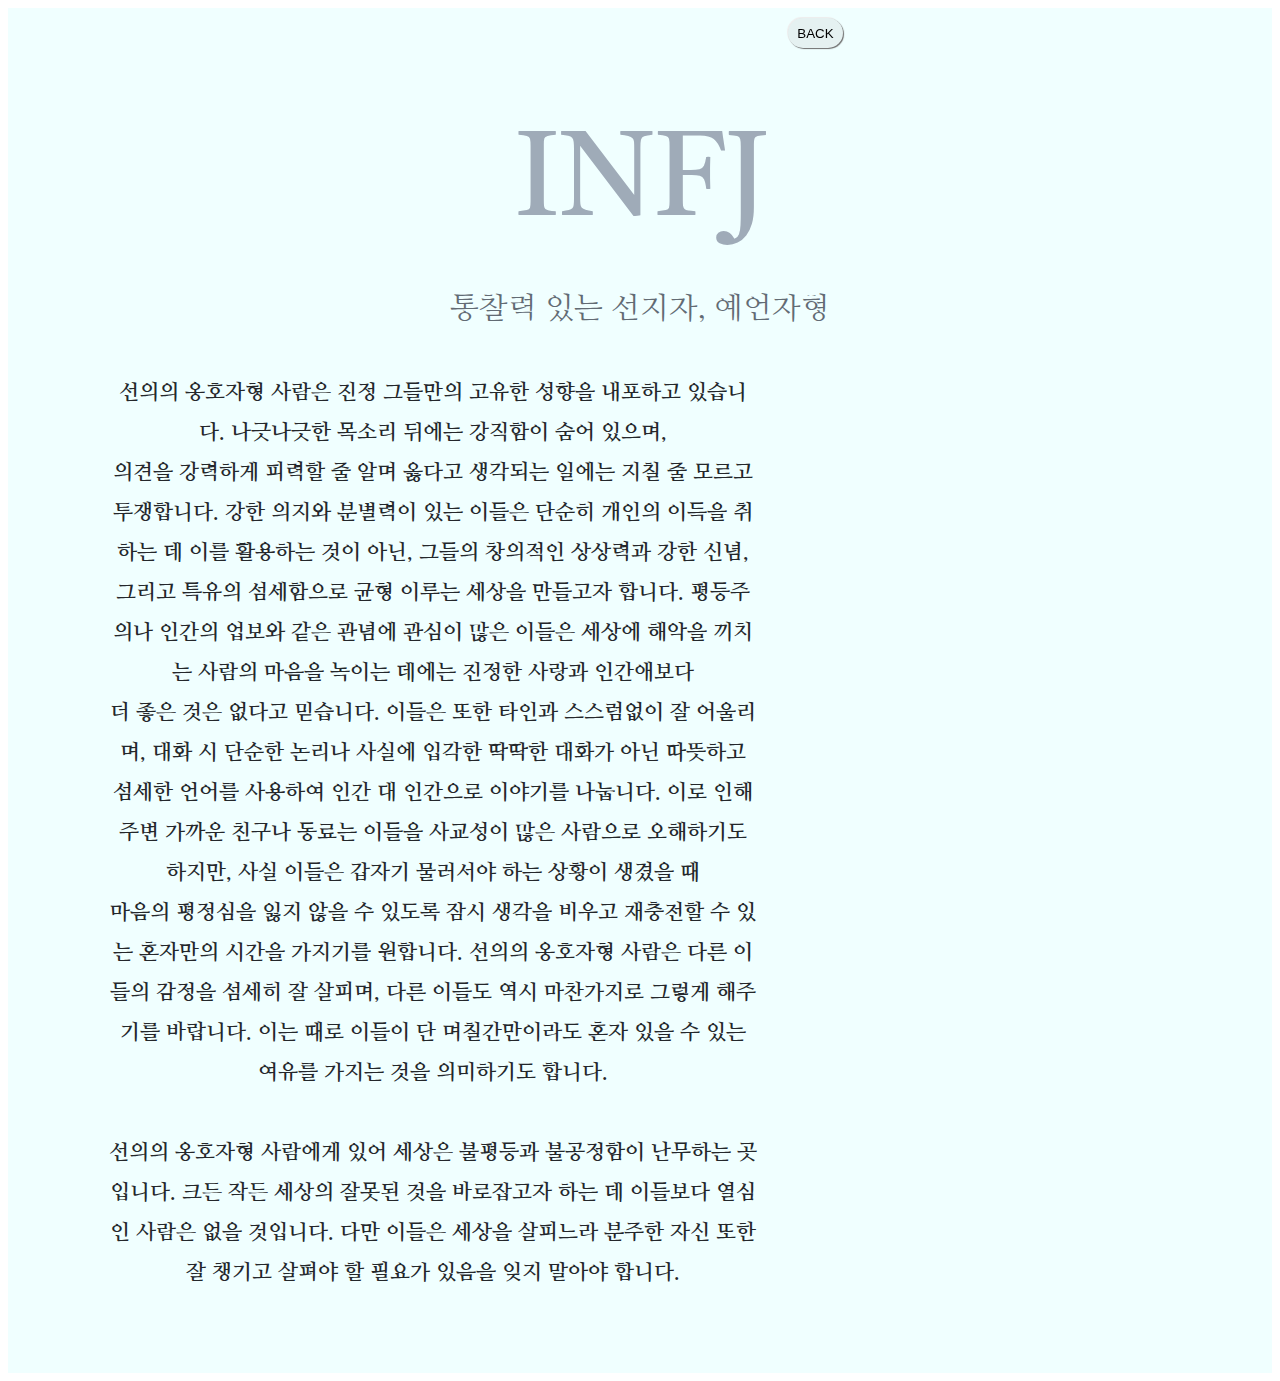
<file: type/infj.html>
<!DOCTYPE html>
<html>
<head>
    <meta charset="UTF-8">
    <title>infj</title>
    <link rel = "stylesheet" href="type.css" type="text/css">
    <link rel="preconnect" href="https://fonts.googleapis.com">
    <link rel="preconnect" href="https://fonts.gstatic.com" crossorigin>
    <link href="https://fonts.googleapis.com/css2?family=Nanum+Myeongjo:wght@800&display=swap" rel="stylesheet">
    <link href="https://fonts.googleapis.com/css2?family=Tiro+Tamil&display=swap" rel="stylesheet">
</head>
<body>
    <div class="big_box">
        <input class = "back" type="button" value="BACK" onClick="history.go(-1)">
        <div class="type">INFJ</div>
        <div class = "ko_type">통찰력 있는 선지자, 예언자형</div>
        <div class = "ko_type2">
            선의의 옹호자형 사람은 진정 그들만의 고유한 성향을 내포하고 있습니다.
            나긋나긋한 목소리 뒤에는 강직함이 숨어 있으며,<br>
            의견을 강력하게 피력할 줄 알며 옳다고 생각되는 일에는 지칠 줄 모르고 투쟁합니다. 강한 의지와 분별력이 있는 이들은 
            단순히 개인의 이득을 취하는 데 이를 활용하는 것이 아닌, 그들의 창의적인 상상력과 강한 신념, 그리고 특유의 섬세함으로 균형 이루는 세상을 만들고자 합니다. 평등주의나 인간의 업보와 같은 관념에 관심이 많은 이들은 세상에 해악을 끼치는 
            사람의 마음을 녹이는 데에는 진정한 사랑과 인간애보다<br>더 좋은 것은 없다고 믿습니다.
            이들은 또한 타인과 스스럼없이 잘 어울리며, 대화 시 단순한 논리나 사실에 입각한 
            딱딱한 대화가 아닌 따뜻하고 섬세한 언어를 사용하여 
            인간 대 인간으로 이야기를 나눕니다. 이로 인해 주변 가까운 친구나 동료는 이들을 사교성이 많은 사람으로 오해하기도 하지만, 사실 이들은 갑자기 물러서야 하는 상황이 생겼을 때<br>
            마음의 평정심을 잃지 않을 수 있도록 잠시 생각을 비우고 재충전할 수 있는 혼자만의 시간을 가지기를 원합니다. 선의의 옹호자형 사람은 다른 이들의 감정을 섬세히 잘 살피며, 
            다른 이들도 역시 마찬가지로 그렇게 해주기를 바랍니다. 이는 때로 이들이 단 며칠간만이라도 혼자 있을 수 있는 여유를 가지는 것을 의미하기도 합니다.<br><br>
            선의의 옹호자형 사람에게 있어 세상은 불평등과 불공정함이 난무하는 곳입니다. 크든 작든 세상의 잘못된 것을 바로잡고자 하는 데 이들보다 열심인 사람은 없을 것입니다.
            다만 이들은 세상을 살피느라 분주한 자신 또한 잘 챙기고 살펴야 할 필요가 있음을 잊지 말아야 합니다.<br><br><br>
        </div>
    </div> 
</body>
</html>
</file>
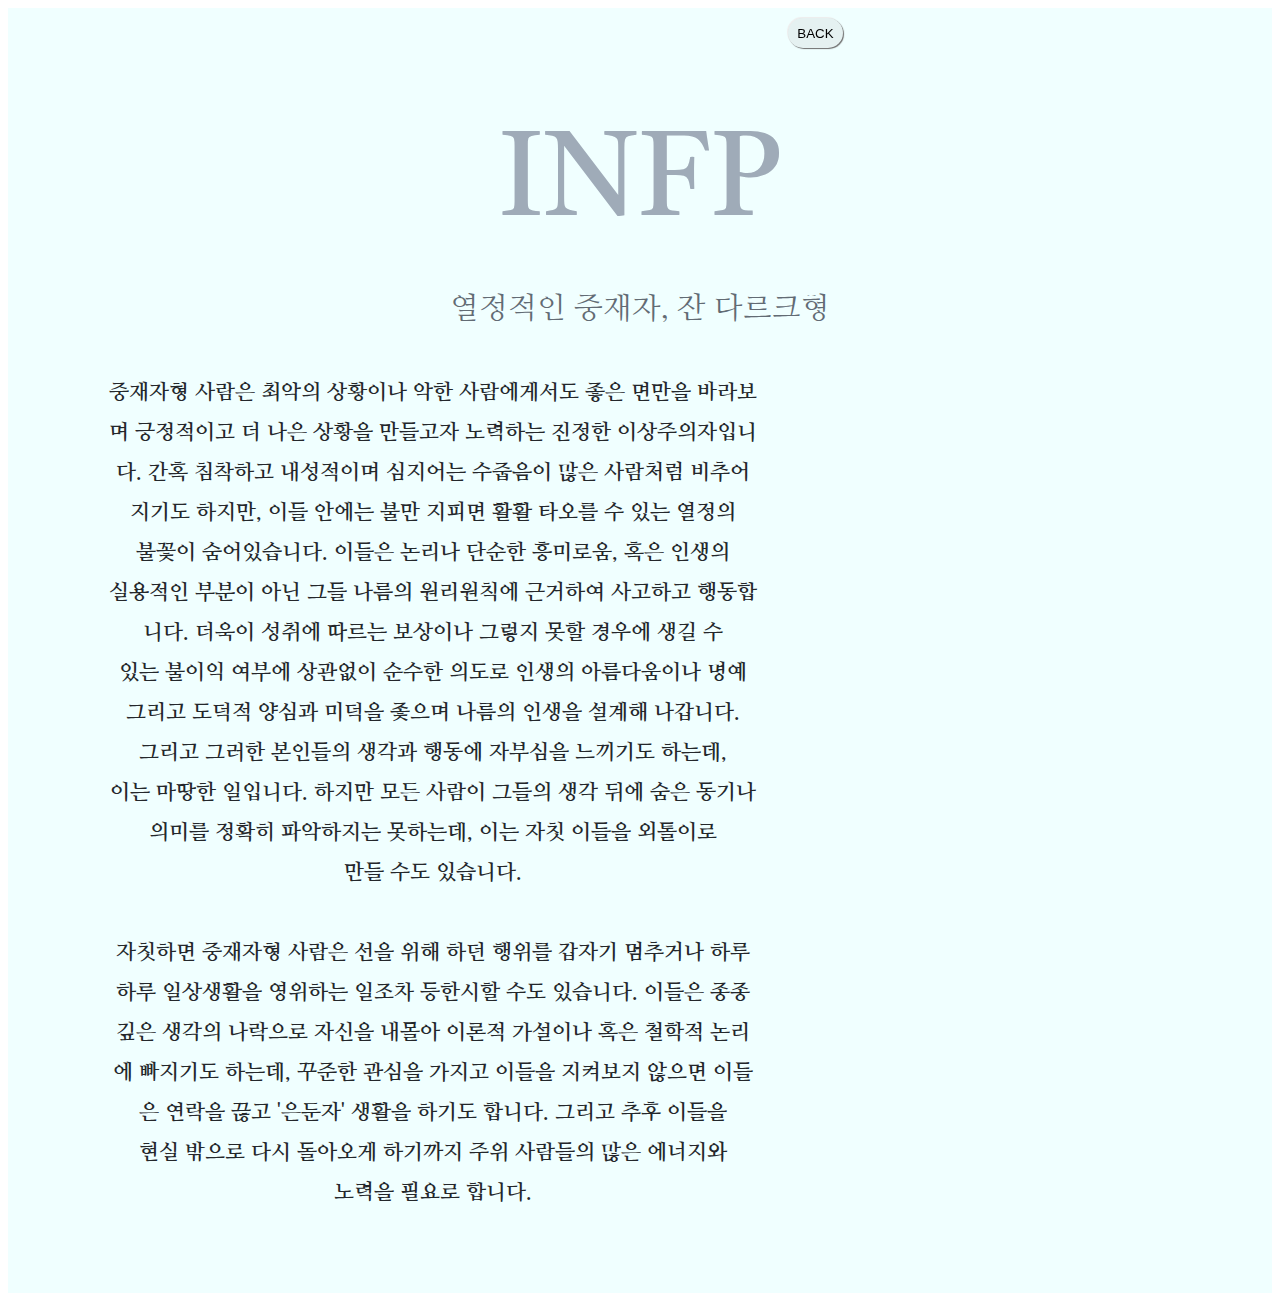
<file: type/infp.html>
<!DOCTYPE html>
<html>
<head>
    <meta charset="UTF-8">
    <title>infp</title>
    <link rel = "stylesheet" href="type.css" type="text/css">
    <link rel="preconnect" href="https://fonts.googleapis.com">
    <link rel="preconnect" href="https://fonts.gstatic.com" crossorigin>
    <link href="https://fonts.googleapis.com/css2?family=Nanum+Myeongjo:wght@800&display=swap" rel="stylesheet">
    <link href="https://fonts.googleapis.com/css2?family=Tiro+Tamil&display=swap" rel="stylesheet">
</head>
<body>
    <div class="big_box">
        <input class = "back" type="button" value="BACK" onClick="history.go(-1)">
        <div class="type">INFP</div>
        <div class = "ko_type">열정적인 중재자, 잔 다르크형</div>
        <div class ="ko_type2">
            중재자형 사람은 최악의 상황이나 악한 사람에게서도 좋은 면만을 바라보며 긍정적이고 더 나은 상황을 만들고자 노력하는
            진정한 이상주의자입니다. 간혹 침착하고 내성적이며 심지어는 수줍음이 많은 사람처럼 비추어지기도 하지만, 이들 안에는
            불만 지피면 활활 타오를 수 있는 열정의<br>불꽃이 숨어있습니다.
            이들은 논리나 단순한 흥미로움, 혹은 인생의<br>실용적인 부분이 아닌 그들 나름의 원리원칙에 근거하여 사고하고 행동합니다. 더욱이 성취에 따르는 보상이나 그렇지 못할 경우에 생길 수<br>
            있는 불이익 여부에 상관없이 순수한 의도로 인생의 아름다움이나 명예 그리고 도덕적 양심과 미덕을 좇으며 나름의 인생을 설계해 나갑니다.<br>그리고 그러한 본인들의 생각과 행동에 자부심을 느끼기도 하는데,<br>이는 마땅한 일입니다. 하지만 모든 사람이 그들의 생각 뒤에 숨은 동기나<br>의미를 정확히 파악하지는 못하는데, 이는 자칫 이들을 외톨이로<br>만들 수도 있습니다.<br><br>
            자칫하면 중재자형 사람은 선을 위해 하던 행위를 갑자기 멈추거나 하루하루 일상생활을 영위하는 일조차 등한시할 수도 있습니다. 이들은 종종 깊은 생각의 나락으로 자신을 내몰아 이론적 가설이나 혹은 철학적 논리에 빠지기도 하는데, 꾸준한 관심을 가지고 이들을 지켜보지 않으면 이들은 연락을 끊고
            '은둔자' 생활을 하기도 합니다. 그리고 추후 이들을<br>현실 밖으로
            다시 돌아오게 하기까지 주위 사람들의 많은 에너지와<br>노력을 필요로 합니다.
            <br><br><br>
        </div>
    </div> 
</body>
</html>
</file>
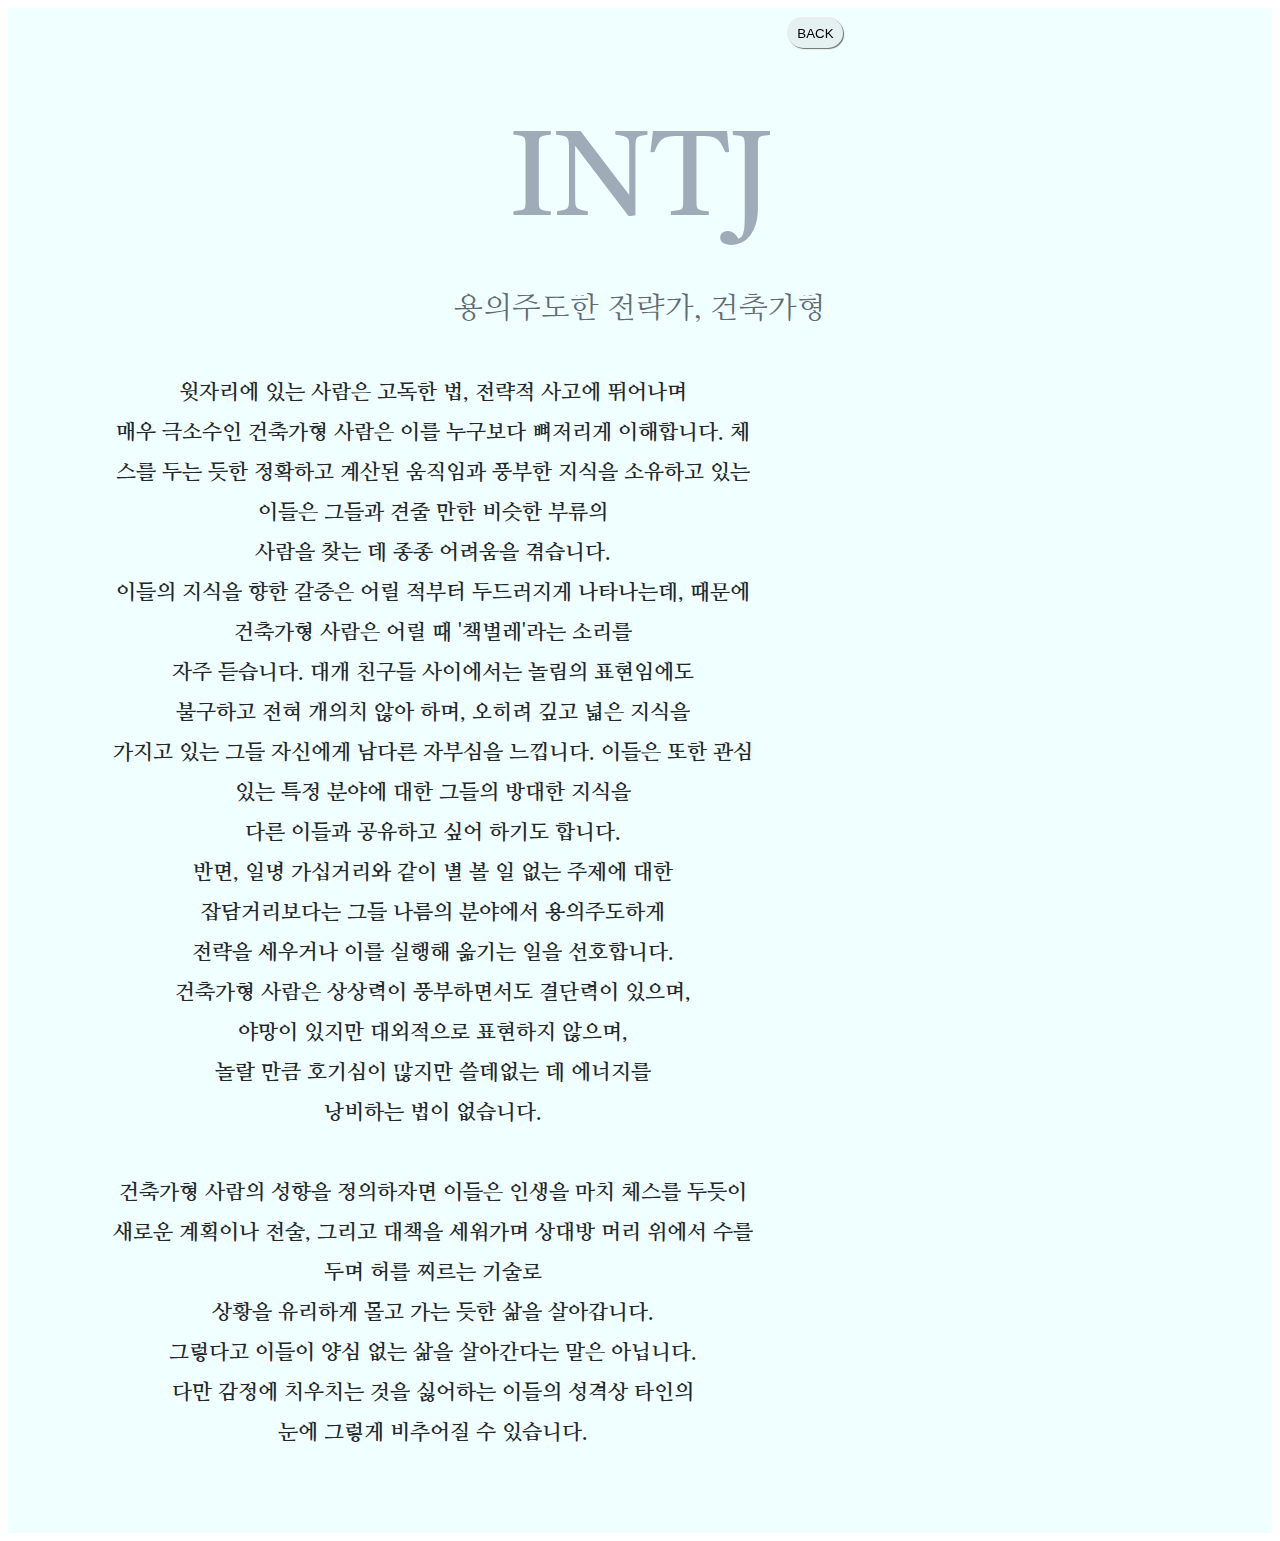
<file: type/intj.html>
<!DOCTYPE html>
<html>
<head>
    <meta charset="UTF-8">
    <title>infp</title>
    <link rel = "stylesheet" href="type.css" type="text/css">
    <link rel="preconnect" href="https://fonts.googleapis.com">
    <link rel="preconnect" href="https://fonts.gstatic.com" crossorigin>
    <link href="https://fonts.googleapis.com/css2?family=Nanum+Myeongjo:wght@800&display=swap" rel="stylesheet">
    <link href="https://fonts.googleapis.com/css2?family=Tiro+Tamil&display=swap" rel="stylesheet">
</head>
<body>
    <div class="big_box">
        <input class = "back" type="button" value="BACK" onClick="history.go(-1)">
        <div class="type">INTJ</div>
        <div class = "ko_type">용의주도한 전략가, 건축가형</div>
        <div class = "ko_type2">윗자리에 있는 사람은 고독한 법, 전략적 사고에 뛰어나며<br>
             매우 극소수인 건축가형 사람은 이를 누구보다 뼈저리게 이해합니다.
            체스를 두는 듯한 정확하고 계산된 움직임과 풍부한 지식을 소유하고 있는 이들은 그들과 견줄 만한 비슷한 부류의<br> 사람을 찾는 데
            종종 어려움을 겪습니다.<br>
            이들의 지식을 향한 갈증은 어릴 적부터 두드러지게 나타나는데,
            때문에 건축가형 사람은 어릴 때 '책벌레'라는 소리를<br> 자주 듣습니다.
            대개 친구들 사이에서는 놀림의 표현임에도<br> 불구하고 전혀 개의치 않아 하며,
            오히려 깊고 넓은 지식을<br> 가지고 있는 그들 자신에게 남다른 자부심을 느낍니다.
            이들은 또한 관심 있는 특정 분야에 대한 그들의 방대한 지식을<br> 다른 이들과 공유하고 싶어 하기도 합니다.<br>
             반면, 일명 가십거리와 같이 별 볼 일 없는 주제에 대한<br> 잡담거리보다는
             그들 나름의 분야에서 용의주도하게<br> 전략을 세우거나 이를 실행해 옮기는 일을 선호합니다.<br>
            건축가형 사람은 상상력이 풍부하면서도 결단력이 있으며,<br>야망이 있지만 대외적으로 표현하지 않으며, <br>
            놀랄 만큼 호기심이 많지만 쓸데없는 데 에너지를<br> 낭비하는 법이 없습니다.<br><br>
            건축가형 사람의 성향을 정의하자면 이들은 인생을 마치 체스를 두듯이 새로운 계획이나 전술,
            그리고 대책을 세워가며 상대방 머리 위에서 수를 두며 허를 찌르는 기술로<br>
             상황을 유리하게 몰고 가는 듯한 삶을 살아갑니다.<br>
              그렇다고 이들이 양심 없는 삶을 살아간다는 말은 아닙니다.<br>
               다만 감정에 치우치는 것을 싫어하는 이들의 성격상 타인의 <br>눈에 그렇게 비추어질 수 있습니다.<br><br><br>
        </div>
    </div> 
</body>
</html>
</file>
<file: login.css>
*{margin: 0 auto; padding: 0;}
body{
    background-color: rgb(204, 237, 243);
    display: flex;
    align-items: center;
    justify-content: center;
}
.center{
    position: fixed;
    top: 50%;
    left: 50%;
    transform: translate(-50%, -50%);
    background: #fff;
    width: 30rem;
    height: 800px;
    padding-left: 4rem;
    padding-right: 4rem;
    border-radius: 0.7rem;
    box-shadow: 0px 10px 10px 0 rgb(0 0 0 / 15%);
}
.allbutt{
    display: flex;
    justify-content: space-between;
}
.idpwd{
    width: calc(50% - 1rem);
}
input[type=text]{
    border-bottom: 2px solid #929191;
    font-size: 21px;
    color: #666;
    vertical-align: middle;
}
input {
    width: 100%;
    padding: 1.3rem 1.5rem 1.4rem 1.5rem;
    border: 0;
    background-color: #fff;
    font-weight: 200;
    font-family:'Tiro Tamil', serif;
}
button{
    display: inline-block;
    text-align: center;
    align-items: flex-start;
    cursor: default;
    border: 1px;
}
.submitB{
    font-family:'Tiro Tamil', serif;
    display: block;
    width: 29%;
    background: rgb(31, 144, 144);
    color: #fff;
    font-size: 2rem;
    font-weight: 400;
    border-radius: 0.5rem;
    cursor: pointer;
}
.logo{
    font-family:'Tiro Tamil', serif;
    text-align: center;
    padding-top: 130px;
    margin-bottom: 40px;
}
.title{
    font-size: 60px;
    color: #666;
}
.mbti{
    font-size: 100px;
    font-weight: 400;
    color: black;
}
</file>
<file: typestyle.css>
*{margin: 0 auto; padding: 0;}
body{
    background-color: rgb(204, 237, 243);
}
.box{
    /* rgb(31, 144, 144) */
    width: 185px;
    height: 185px;
    border: 3px outset rgb(85, 148, 148);
    background-color: rgb(223, 248, 252);
    font-size: 23px;
    font-family:'Nanum Myeongjo', serif;
    display:inline-flex;
    flex-direction: column;
    align-items:center;
    justify-content: space-around;
}
.big_box{
    align-items: center;
    background-color: azure;
    width: 835px;
    height: 100%;
    min-height: 800px;
    padding: 10px;
    font-size: 21px;
    font-family:'Nanum Myeongjo', serif;
    font-weight: 800px;
    line-height: 40px;
}
a{
    color: rgb(54, 73, 67);
    text-decoration: none;
}
.test{
    text-decoration: none;
    color: rgb(36, 102, 143);
    font-size: 25px;
}
.test:hover{
    color: rgb(80, 40, 107);
}
.box:hover{
    transition : 0.15s;
    transform: scale(1.08);
}
.box2{
    display: inline;
}
.line{
    margin: 5px;
}
.small_box{
    margin-top: 20px;
    border: 3px solid rgb(198, 205, 205);
    padding: 11px;
}
.typename{
    font-size: 32px;
    font-family: 'Tiro Tamil', serif;
    color: rgba(27, 45, 82, 0.715);
}
image {
    margin-bottom: 0;
}
.logout{
    width:55px;
    height: 30px;
    margin: 10px 0 0 780px;
    border: 0;
    outline: none;
    border-radius: 100px;
    box-shadow: 1px 1px 1px rgb(109, 109, 109), -1px -1px 1px rgb(237, 237, 237);
    transition: 0.3s;
    background-color: rgb(229, 241, 241);
    position: fixed;
}
/* .logout:hover {
    box-shadow: -1px -1px 1px rgb(172, 172, 172), 1px 1px 1px rgb(237, 237, 237);
    transition: 0.3s;
  } */
</file>
<file: typestyle0.css>
* {
	margin: 0px;
}
body{
    margin-left: 450px;
    background-color: rgb(204, 237, 243);
}
.head{
    font-family:'Tiro Tamil', serif;
    border-bottom:2px solid gray;
    width: 860px;
    padding: 23px 0 0 200px;
}
.header{
    font-size: 90px;
    color: rgb(0, 97, 116);
}
a {
    color: black;
    text-decoration: none;
}
#grid{
    display: grid;
    grid-template-columns: 150px 1fr;
}
#grid ul{
    padding-left:53px;
}
ul{
    list-style: none;
    border-right:2px solid gray;
    width: 100px;
    padding: 20px;
    font-size: 25px;
    font-family: 'Tiro Tamil', 'Franklin Gothic',serif;
    font-weight: 1000;
}
li{
    margin-bottom: 15px;
}
#center{
    padding-left:25px;
}
</file>
<file: type/type.css>
.big_box{
    align-items: center;
    background-color: azure;
    width: 100%;
    height: 100%;
}
.back{
    width:55px;
    height: 30px;
    margin: 10px 0 0 780px;
    border: 0;
    outline: none;
    border-radius: 100px;
    box-shadow: 1px 1px 1px rgb(109, 109, 109), -1px -1px 1px rgb(237, 237, 237);
    transition: 0.3s;
    background-color: rgb(229, 241, 241);
    position: fixed;
}
.back:hover {
    box-shadow: -1px -1px 1px rgb(172, 172, 172), 1px 1px 1px rgb(237, 237, 237);
    transition: 0.3s;
  }
.type{
    font-family: 'Tiro Tamil', serif;
    font-size: 120px;
    text-align: center;
    color: rgb(159, 171, 184);
    padding-top: 90px;
}
.ko_type{
    font-size: 30px;
    text-align: center;
    color: rgb(98, 107, 116);
    margin-top: 20px;
    font-family: 'Nanum Myeongjo', serif;
}
.ko_type2{
    margin-left:100px;
    padding-top: 25px;
    width: 650px;
    font-size: 21px;
    font-weight: 700;
    line-height:40px ;
    text-align: center;
    color: rgb(36, 39, 43);
    margin-top: 20px;
    font-family: 'Nanum Myeongjo', serif;
}
</file>
